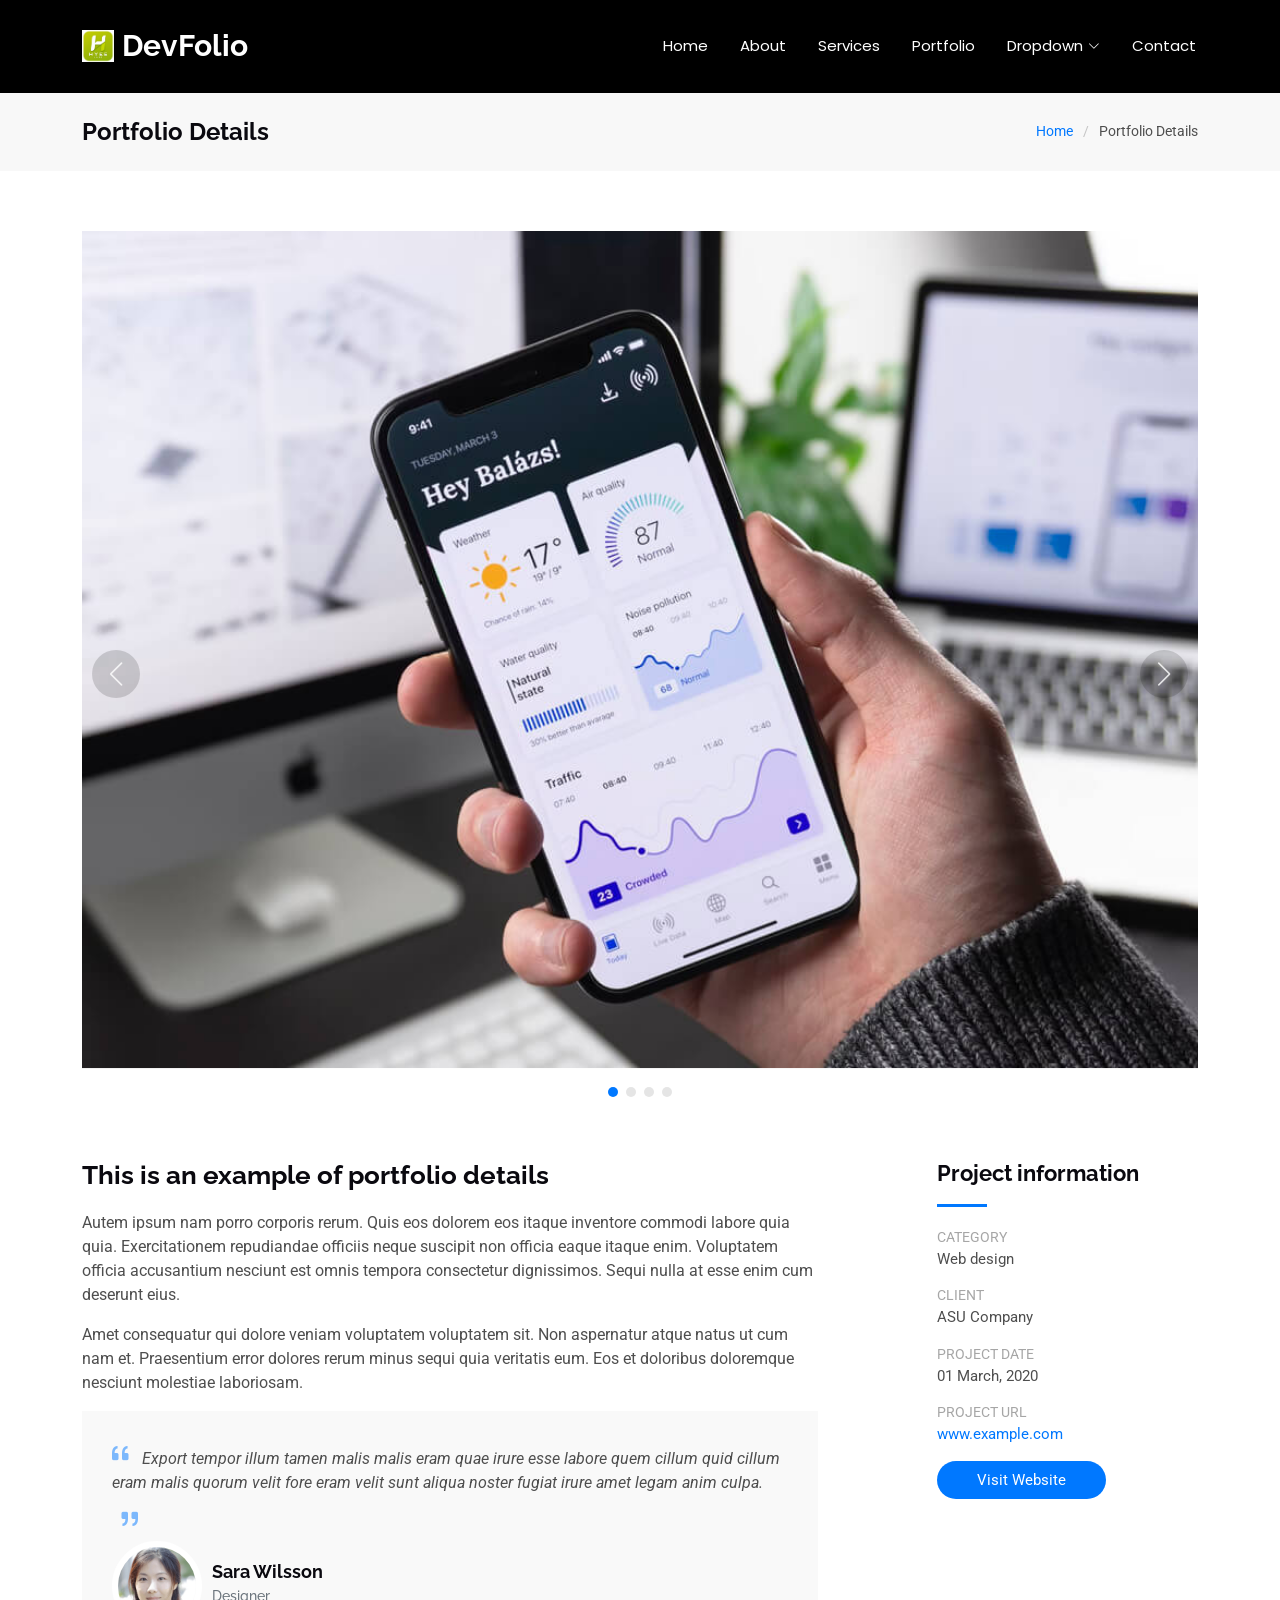
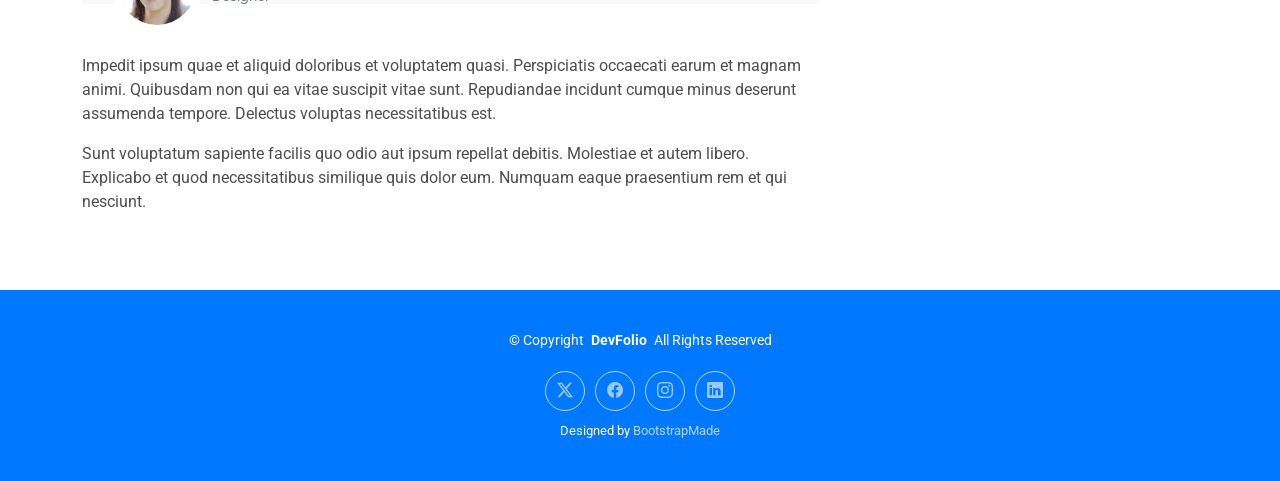
<file: portfolio-details.html>
<!DOCTYPE html>
<html lang="en">

<head>
  <meta charset="utf-8">
  <meta content="width=device-width, initial-scale=1.0" name="viewport">
  <title>Portfolio Details</title>
  <meta name="description" content="">
  <meta name="keywords" content="">

<!-- Favicons -->
<link rel="icon" type="image/png" href="assets/img/iconhyee.png">
<link rel="apple-touch-icon" href="assets/img/iconhyee.png">

  <!-- Fonts -->
  <link href="https://fonts.googleapis.com" rel="preconnect">
  <link href="https://fonts.gstatic.com" rel="preconnect" crossorigin>
  <link href="https://fonts.googleapis.com/css2?family=Roboto:ital,wght@0,100;0,300;0,400;0,500;0,700;0,900;1,100;1,300;1,400;1,500;1,700;1,900&family=Poppins:ital,wght@0,100;0,200;0,300;0,400;0,500;0,600;0,700;0,800;0,900;1,100;1,200;1,300;1,400;1,500;1,600;1,700;1,800;1,900&family=Raleway:ital,wght@0,100;0,200;0,300;0,400;0,500;0,600;0,700;0,800;0,900;1,100;1,200;1,300;1,400;1,500;1,600;1,700;1,800;1,900&display=swap" rel="stylesheet">

  <!-- Vendor CSS Files -->
  <link href="assets/vendor/bootstrap/css/bootstrap.min.css" rel="stylesheet">
  <link href="assets/vendor/bootstrap-icons/bootstrap-icons.css" rel="stylesheet">
  <link href="assets/vendor/aos/aos.css" rel="stylesheet">
  <link href="assets/vendor/glightbox/css/glightbox.min.css" rel="stylesheet">
  <link href="assets/vendor/swiper/swiper-bundle.min.css" rel="stylesheet">

  <!-- Main CSS File -->
  <link href="assets/css/main.css" rel="stylesheet">

  <!-- =======================================================
  * Template Name: DevFolio
  * Template URL: https://bootstrapmade.com/devfolio-bootstrap-portfolio-html-template/
  * Updated: Aug 07 2024 with Bootstrap v5.3.3
  * Author: BootstrapMade.com
  * License: https://bootstrapmade.com/license/
  ======================================================== -->
</head>

<body class="portfolio-details-page">

  <header id="header" class="header d-flex align-items-center sticky-top">
    <div class="container-fluid container-xl position-relative d-flex align-items-center justify-content-between">

      <a href="index.html" class="logo d-flex align-items-center">
        <!-- Uncomment the line below if you also wish to use an image logo -->
        <img src="assets/img/iconhyee.png" alt="DevFolio" class="img-fluid">
        <h1 class="sitename">DevFolio</h1>
      </a>

      <nav id="navmenu" class="navmenu">
        <ul>
          <li><a href="#hero">Home<br></a></li>
          <li><a href="#about">About</a></li>
          <li><a href="#services">Services</a></li>
          <li><a href="#portfolio">Portfolio</a></li>
          <li class="dropdown"><a href="#"><span>Dropdown</span> <i class="bi bi-chevron-down toggle-dropdown"></i></a>
            <ul>
              <li><a href="#">Dropdown 1</a></li>
              <li class="dropdown"><a href="#"><span>Deep Dropdown</span> <i class="bi bi-chevron-down toggle-dropdown"></i></a>
                <ul>
                  <li><a href="#">Deep Dropdown 1</a></li>
                  <li><a href="#">Deep Dropdown 2</a></li>
                  <li><a href="#">Deep Dropdown 3</a></li>
                  <li><a href="#">Deep Dropdown 4</a></li>
                  <li><a href="#">Deep Dropdown 5</a></li>
                </ul>
              </li>
              <li><a href="#">Dropdown 2</a></li>
              <li><a href="#">Dropdown 3</a></li>
              <li><a href="#">Dropdown 4</a></li>
            </ul>
          </li>
          <li><a href="#contact">Contact</a></li>
        </ul>
        <i class="mobile-nav-toggle d-xl-none bi bi-list"></i>
      </nav>

    </div>
  </header>

  <main class="main">

    <!-- Page Title -->
    <div class="page-title" data-aos="fade">
      <div class="container d-lg-flex justify-content-between align-items-center">
        <h1 class="mb-2 mb-lg-0">Portfolio Details</h1>
        <nav class="breadcrumbs">
          <ol>
            <li><a href="index.html">Home</a></li>
            <li class="current">Portfolio Details</li>
          </ol>
        </nav>
      </div>
    </div><!-- End Page Title -->

    <!-- Portfolio Details Section -->
    <section id="portfolio-details" class="portfolio-details section">

      <div class="container" data-aos="fade-up">

        <div class="portfolio-details-slider swiper init-swiper">
          <script type="application/json" class="swiper-config">
            {
              "loop": true,
              "speed": 600,
              "autoplay": {
                "delay": 5000
              },
              "slidesPerView": "auto",
              "navigation": {
                "nextEl": ".swiper-button-next",
                "prevEl": ".swiper-button-prev"
              },
              "pagination": {
                "el": ".swiper-pagination",
                "type": "bullets",
                "clickable": true
              }
            }
          </script>
          <div class="swiper-wrapper align-items-center">

            <div class="swiper-slide">
              <img src="assets/img/portfolio/app-1.jpg" alt="">
            </div>

            <div class="swiper-slide">
              <img src="assets/img/portfolio/product-1.jpg" alt="">
            </div>

            <div class="swiper-slide">
              <img src="assets/img/portfolio/branding-1.jpg" alt="">
            </div>

            <div class="swiper-slide">
              <img src="assets/img/portfolio/books-1.jpg" alt="">
            </div>

          </div>
          <div class="swiper-button-prev"></div>
          <div class="swiper-button-next"></div>
          <div class="swiper-pagination"></div>
        </div>

        <div class="row justify-content-between gy-4 mt-4">

          <div class="col-lg-8" data-aos="fade-up">
            <div class="portfolio-description">
              <h2>This is an example of portfolio details</h2>
              <p>
                Autem ipsum nam porro corporis rerum. Quis eos dolorem eos itaque inventore commodi labore quia quia. Exercitationem repudiandae officiis neque suscipit non officia eaque itaque enim. Voluptatem officia accusantium nesciunt est omnis tempora consectetur dignissimos. Sequi nulla at esse enim cum deserunt eius.
              </p>
              <p>
                Amet consequatur qui dolore veniam voluptatem voluptatem sit. Non aspernatur atque natus ut cum nam et. Praesentium error dolores rerum minus sequi quia veritatis eum. Eos et doloribus doloremque nesciunt molestiae laboriosam.
              </p>

              <div class="testimonial-item">
                <p>
                  <i class="bi bi-quote quote-icon-left"></i>
                  <span>Export tempor illum tamen malis malis eram quae irure esse labore quem cillum quid cillum eram malis quorum velit fore eram velit sunt aliqua noster fugiat irure amet legam anim culpa.</span>
                  <i class="bi bi-quote quote-icon-right"></i>
                </p>
                <div>
                  <img src="assets/img/testimonials/testimonials-2.jpg" class="testimonial-img" alt="">
                  <h3>Sara Wilsson</h3>
                  <h4>Designer</h4>
                </div>
              </div>

              <p>
                Impedit ipsum quae et aliquid doloribus et voluptatem quasi. Perspiciatis occaecati earum et magnam animi. Quibusdam non qui ea vitae suscipit vitae sunt. Repudiandae incidunt cumque minus deserunt assumenda tempore. Delectus voluptas necessitatibus est.
              </p>

              <p>
                Sunt voluptatum sapiente facilis quo odio aut ipsum repellat debitis. Molestiae et autem libero. Explicabo et quod necessitatibus similique quis dolor eum. Numquam eaque praesentium rem et qui nesciunt.
              </p>

            </div>
          </div>

          <div class="col-lg-3" data-aos="fade-up" data-aos-delay="100">
            <div class="portfolio-info">
              <h3>Project information</h3>
              <ul>
                <li><strong>Category</strong> Web design</li>
                <li><strong>Client</strong> ASU Company</li>
                <li><strong>Project date</strong> 01 March, 2020</li>
                <li><strong>Project URL</strong> <a href="#">www.example.com</a></li>
                <li><a href="#" class="btn-visit align-self-start">Visit Website</a></li>
              </ul>
            </div>
          </div>

        </div>

      </div>

    </section><!-- /Portfolio Details Section -->

  </main>

  <footer id="footer" class="footer accent-background">

    <div class="container">
      <div class="copyright text-center ">
        <p>© <span>Copyright</span> <strong class="px-1 sitename">DevFolio</strong> <span>All Rights Reserved</span></p>
      </div>
      <div class="social-links d-flex justify-content-center">
        <a href=""><i class="bi bi-twitter-x"></i></a>
        <a href=""><i class="bi bi-facebook"></i></a>
        <a href=""><i class="bi bi-instagram"></i></a>
        <a href=""><i class="bi bi-linkedin"></i></a>
      </div>
      <div class="credits">
        <!-- All the links in the footer should remain intact. -->
        <!-- You can delete the links only if you've purchased the pro version. -->
        <!-- Licensing information: https://bootstrapmade.com/license/ -->
        <!-- Purchase the pro version with working PHP/AJAX contact form: [buy-url] -->
        Designed by <a href="https://bootstrapmade.com/">BootstrapMade</a>
      </div>
    </div>

  </footer>

  <!-- Scroll Top -->
  <a href="#" id="scroll-top" class="scroll-top d-flex align-items-center justify-content-center"><i class="bi bi-arrow-up-short"></i></a>

  <!-- Preloader -->
  <div id="preloader"></div>

  <!-- Vendor JS Files -->
  <script src="assets/vendor/bootstrap/js/bootstrap.bundle.min.js"></script>
  <script src="assets/vendor/php-email-form/validate.js"></script>
  <script src="assets/vendor/aos/aos.js"></script>
  <script src="assets/vendor/typed.js/typed.umd.js"></script>
  <script src="assets/vendor/waypoints/noframework.waypoints.js"></script>
  <script src="assets/vendor/purecounter/purecounter_vanilla.js"></script>
  <script src="assets/vendor/glightbox/js/glightbox.min.js"></script>
  <script src="assets/vendor/imagesloaded/imagesloaded.pkgd.min.js"></script>
  <script src="assets/vendor/isotope-layout/isotope.pkgd.min.js"></script>
  <script src="assets/vendor/swiper/swiper-bundle.min.js"></script>

  <!-- Main JS File -->
  <script src="assets/js/main.js"></script>

</body>

</html>
</file>
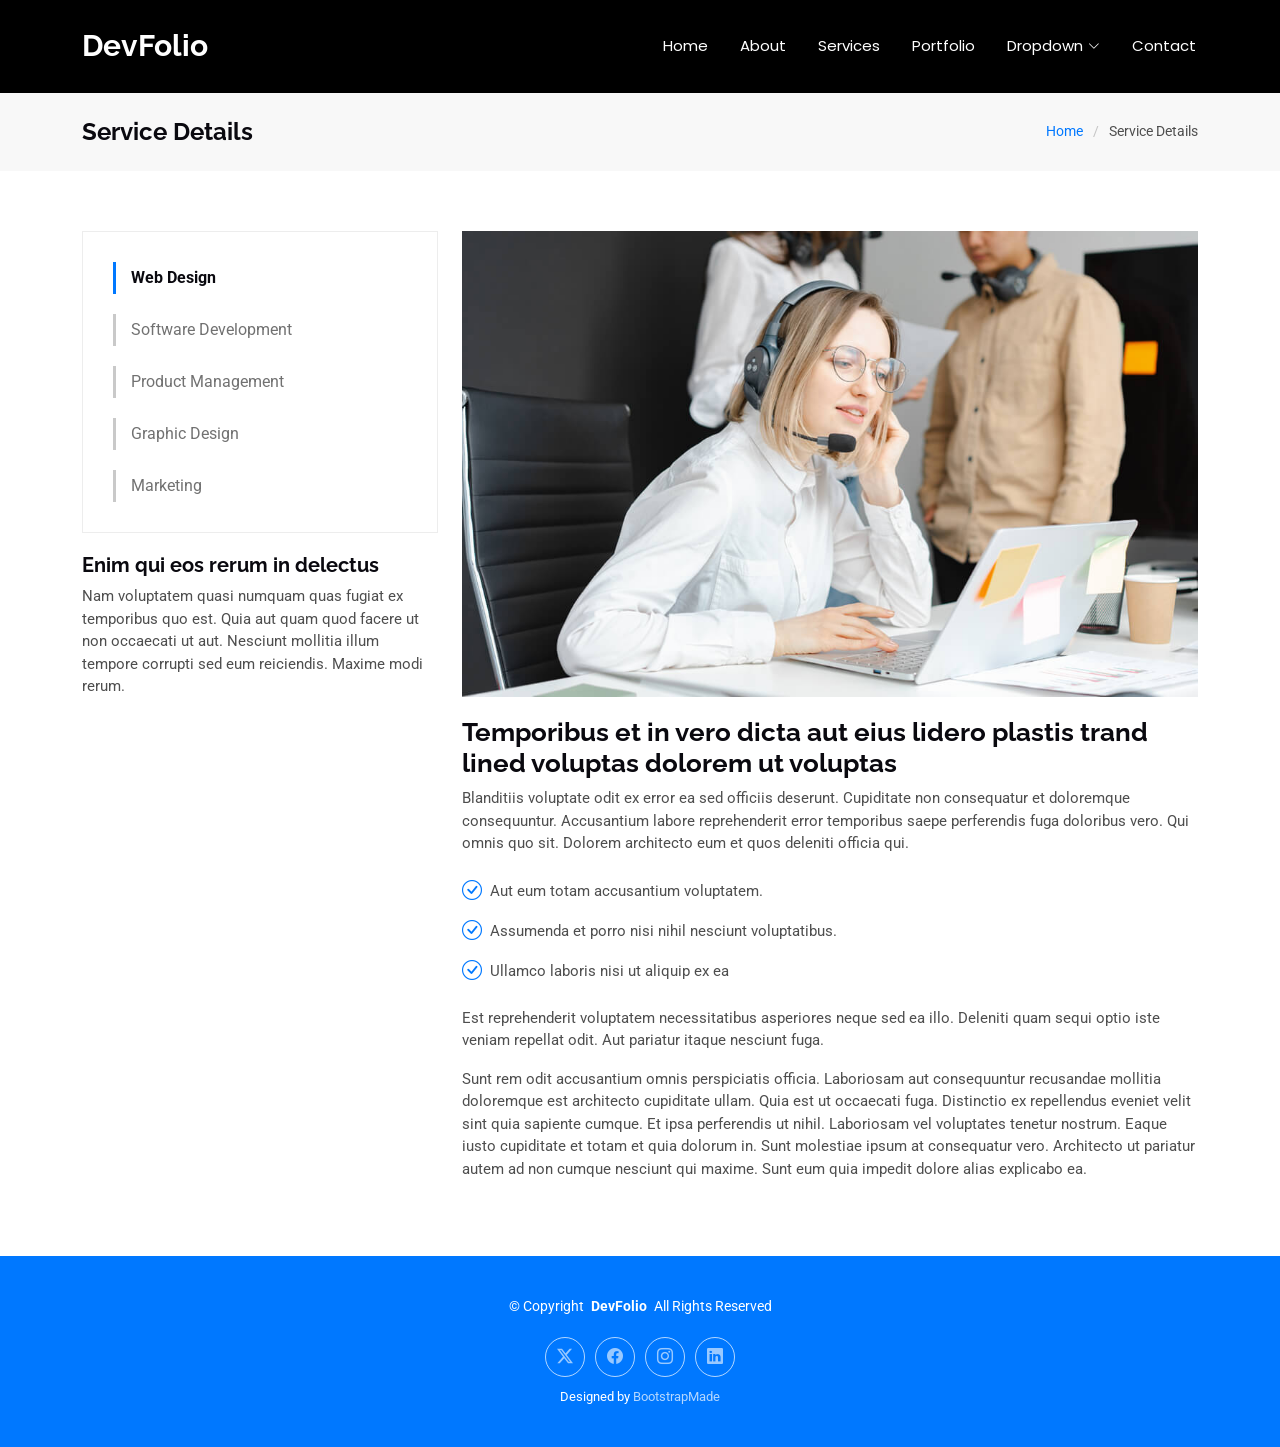
<file: service-details.html>
<!DOCTYPE html>
<html lang="en">

<head>
  <meta charset="utf-8">
  <meta content="width=device-width, initial-scale=1.0" name="viewport">
  <title>Service Details - DevFolio Bootstrap Template</title>
  <meta name="description" content="">
  <meta name="keywords" content="">

  <!-- Favicons -->
  <link href="assets/img/favicon.png" rel="icon">
  <link href="assets/img/apple-touch-icon.png" rel="apple-touch-icon">

  <!-- Fonts -->
  <link href="https://fonts.googleapis.com" rel="preconnect">
  <link href="https://fonts.gstatic.com" rel="preconnect" crossorigin>
  <link href="https://fonts.googleapis.com/css2?family=Roboto:ital,wght@0,100;0,300;0,400;0,500;0,700;0,900;1,100;1,300;1,400;1,500;1,700;1,900&family=Poppins:ital,wght@0,100;0,200;0,300;0,400;0,500;0,600;0,700;0,800;0,900;1,100;1,200;1,300;1,400;1,500;1,600;1,700;1,800;1,900&family=Raleway:ital,wght@0,100;0,200;0,300;0,400;0,500;0,600;0,700;0,800;0,900;1,100;1,200;1,300;1,400;1,500;1,600;1,700;1,800;1,900&display=swap" rel="stylesheet">

  <!-- Vendor CSS Files -->
  <link href="assets/vendor/bootstrap/css/bootstrap.min.css" rel="stylesheet">
  <link href="assets/vendor/bootstrap-icons/bootstrap-icons.css" rel="stylesheet">
  <link href="assets/vendor/aos/aos.css" rel="stylesheet">
  <link href="assets/vendor/glightbox/css/glightbox.min.css" rel="stylesheet">
  <link href="assets/vendor/swiper/swiper-bundle.min.css" rel="stylesheet">

  <!-- Main CSS File -->
  <link href="assets/css/main.css" rel="stylesheet">

  <!-- =======================================================
  * Template Name: DevFolio
  * Template URL: https://bootstrapmade.com/devfolio-bootstrap-portfolio-html-template/
  * Updated: Aug 07 2024 with Bootstrap v5.3.3
  * Author: BootstrapMade.com
  * License: https://bootstrapmade.com/license/
  ======================================================== -->
</head>

<body class="service-details-page">

  <header id="header" class="header d-flex align-items-center sticky-top">
    <div class="container-fluid container-xl position-relative d-flex align-items-center justify-content-between">

      <a href="index.html" class="logo d-flex align-items-center">
        <!-- Uncomment the line below if you also wish to use an image logo -->
        <!-- <img src="assets/img/logo.png" alt=""> -->
        <h1 class="sitename">DevFolio</h1>
      </a>

      <nav id="navmenu" class="navmenu">
        <ul>
          <li><a href="#hero">Home<br></a></li>
          <li><a href="#about">About</a></li>
          <li><a href="#services">Services</a></li>
          <li><a href="#portfolio">Portfolio</a></li>
          <li class="dropdown"><a href="#"><span>Dropdown</span> <i class="bi bi-chevron-down toggle-dropdown"></i></a>
            <ul>
              <li><a href="#">Dropdown 1</a></li>
              <li class="dropdown"><a href="#"><span>Deep Dropdown</span> <i class="bi bi-chevron-down toggle-dropdown"></i></a>
                <ul>
                  <li><a href="#">Deep Dropdown 1</a></li>
                  <li><a href="#">Deep Dropdown 2</a></li>
                  <li><a href="#">Deep Dropdown 3</a></li>
                  <li><a href="#">Deep Dropdown 4</a></li>
                  <li><a href="#">Deep Dropdown 5</a></li>
                </ul>
              </li>
              <li><a href="#">Dropdown 2</a></li>
              <li><a href="#">Dropdown 3</a></li>
              <li><a href="#">Dropdown 4</a></li>
            </ul>
          </li>
          <li><a href="#contact">Contact</a></li>
        </ul>
        <i class="mobile-nav-toggle d-xl-none bi bi-list"></i>
      </nav>

    </div>
  </header>

  <main class="main">

    <!-- Page Title -->
    <div class="page-title" data-aos="fade">
      <div class="container d-lg-flex justify-content-between align-items-center">
        <h1 class="mb-2 mb-lg-0">Service Details</h1>
        <nav class="breadcrumbs">
          <ol>
            <li><a href="index.html">Home</a></li>
            <li class="current">Service Details</li>
          </ol>
        </nav>
      </div>
    </div><!-- End Page Title -->

    <!-- Service Details Section -->
    <section id="service-details" class="service-details section">

      <div class="container">

        <div class="row gy-4">

          <div class="col-lg-4" data-aos="fade-up" data-aos-delay="100">
            <div class="services-list">
              <a href="#" class="active">Web Design</a>
              <a href="#">Software Development</a>
              <a href="#">Product Management</a>
              <a href="#">Graphic Design</a>
              <a href="#">Marketing</a>
            </div>

            <h4>Enim qui eos rerum in delectus</h4>
            <p>Nam voluptatem quasi numquam quas fugiat ex temporibus quo est. Quia aut quam quod facere ut non occaecati ut aut. Nesciunt mollitia illum tempore corrupti sed eum reiciendis. Maxime modi rerum.</p>
          </div>

          <div class="col-lg-8" data-aos="fade-up" data-aos-delay="200">
            <img src="assets/img/services.jpg" alt="" class="img-fluid services-img">
            <h3>Temporibus et in vero dicta aut eius lidero plastis trand lined voluptas dolorem ut voluptas</h3>
            <p>
              Blanditiis voluptate odit ex error ea sed officiis deserunt. Cupiditate non consequatur et doloremque consequuntur. Accusantium labore reprehenderit error temporibus saepe perferendis fuga doloribus vero. Qui omnis quo sit. Dolorem architecto eum et quos deleniti officia qui.
            </p>
            <ul>
              <li><i class="bi bi-check-circle"></i> <span>Aut eum totam accusantium voluptatem.</span></li>
              <li><i class="bi bi-check-circle"></i> <span>Assumenda et porro nisi nihil nesciunt voluptatibus.</span></li>
              <li><i class="bi bi-check-circle"></i> <span>Ullamco laboris nisi ut aliquip ex ea</span></li>
            </ul>
            <p>
              Est reprehenderit voluptatem necessitatibus asperiores neque sed ea illo. Deleniti quam sequi optio iste veniam repellat odit. Aut pariatur itaque nesciunt fuga.
            </p>
            <p>
              Sunt rem odit accusantium omnis perspiciatis officia. Laboriosam aut consequuntur recusandae mollitia doloremque est architecto cupiditate ullam. Quia est ut occaecati fuga. Distinctio ex repellendus eveniet velit sint quia sapiente cumque. Et ipsa perferendis ut nihil. Laboriosam vel voluptates tenetur nostrum. Eaque iusto cupiditate et totam et quia dolorum in. Sunt molestiae ipsum at consequatur vero. Architecto ut pariatur autem ad non cumque nesciunt qui maxime. Sunt eum quia impedit dolore alias explicabo ea.
            </p>
          </div>

        </div>

      </div>

    </section><!-- /Service Details Section -->

  </main>

  <footer id="footer" class="footer accent-background">

    <div class="container">
      <div class="copyright text-center ">
        <p>© <span>Copyright</span> <strong class="px-1 sitename">DevFolio</strong> <span>All Rights Reserved</span></p>
      </div>
      <div class="social-links d-flex justify-content-center">
        <a href=""><i class="bi bi-twitter-x"></i></a>
        <a href=""><i class="bi bi-facebook"></i></a>
        <a href=""><i class="bi bi-instagram"></i></a>
        <a href=""><i class="bi bi-linkedin"></i></a>
      </div>
      <div class="credits">
        <!-- All the links in the footer should remain intact. -->
        <!-- You can delete the links only if you've purchased the pro version. -->
        <!-- Licensing information: https://bootstrapmade.com/license/ -->
        <!-- Purchase the pro version with working PHP/AJAX contact form: [buy-url] -->
        Designed by <a href="https://bootstrapmade.com/">BootstrapMade</a>
      </div>
    </div>

  </footer>

  <!-- Scroll Top -->
  <a href="#" id="scroll-top" class="scroll-top d-flex align-items-center justify-content-center"><i class="bi bi-arrow-up-short"></i></a>

  <!-- Preloader -->
  <div id="preloader"></div>

  <!-- Vendor JS Files -->
  <script src="assets/vendor/bootstrap/js/bootstrap.bundle.min.js"></script>
  <script src="assets/vendor/php-email-form/validate.js"></script>
  <script src="assets/vendor/aos/aos.js"></script>
  <script src="assets/vendor/typed.js/typed.umd.js"></script>
  <script src="assets/vendor/waypoints/noframework.waypoints.js"></script>
  <script src="assets/vendor/purecounter/purecounter_vanilla.js"></script>
  <script src="assets/vendor/glightbox/js/glightbox.min.js"></script>
  <script src="assets/vendor/imagesloaded/imagesloaded.pkgd.min.js"></script>
  <script src="assets/vendor/isotope-layout/isotope.pkgd.min.js"></script>
  <script src="assets/vendor/swiper/swiper-bundle.min.js"></script>

  <!-- Main JS File -->
  <script src="assets/js/main.js"></script>

</body>

</html>
</file>
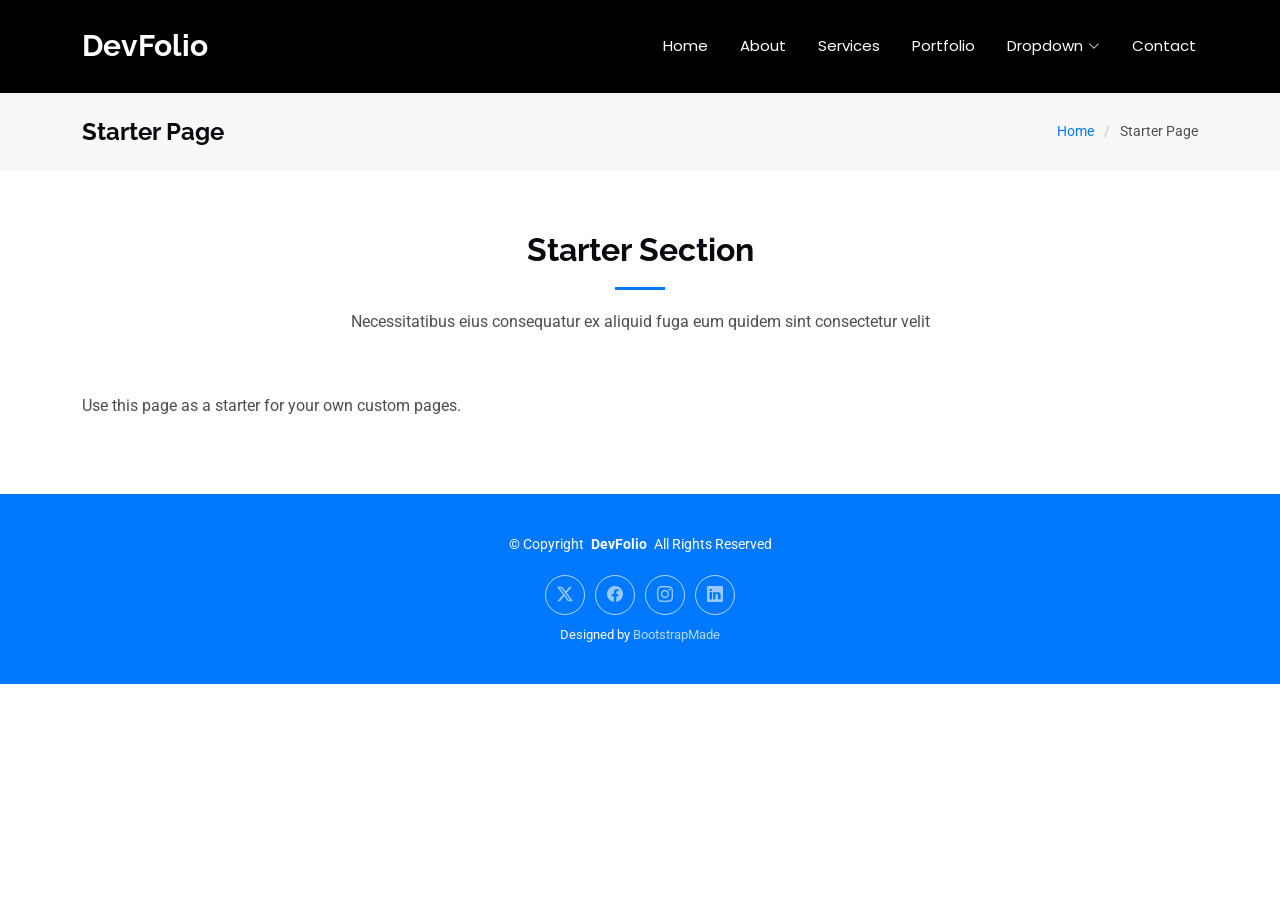
<file: starter-page.html>
<!DOCTYPE html>
<html lang="en">

<head>
  <meta charset="utf-8">
  <meta content="width=device-width, initial-scale=1.0" name="viewport">
  <title>Starter Page - DevFolio Bootstrap Template</title>
  <meta name="description" content="">
  <meta name="keywords" content="">

  <!-- Favicons -->
  <link href="assets/img/favicon.png" rel="icon">
  <link href="assets/img/apple-touch-icon.png" rel="apple-touch-icon">

  <!-- Fonts -->
  <link href="https://fonts.googleapis.com" rel="preconnect">
  <link href="https://fonts.gstatic.com" rel="preconnect" crossorigin>
  <link href="https://fonts.googleapis.com/css2?family=Roboto:ital,wght@0,100;0,300;0,400;0,500;0,700;0,900;1,100;1,300;1,400;1,500;1,700;1,900&family=Poppins:ital,wght@0,100;0,200;0,300;0,400;0,500;0,600;0,700;0,800;0,900;1,100;1,200;1,300;1,400;1,500;1,600;1,700;1,800;1,900&family=Raleway:ital,wght@0,100;0,200;0,300;0,400;0,500;0,600;0,700;0,800;0,900;1,100;1,200;1,300;1,400;1,500;1,600;1,700;1,800;1,900&display=swap" rel="stylesheet">

  <!-- Vendor CSS Files -->
  <link href="assets/vendor/bootstrap/css/bootstrap.min.css" rel="stylesheet">
  <link href="assets/vendor/bootstrap-icons/bootstrap-icons.css" rel="stylesheet">
  <link href="assets/vendor/aos/aos.css" rel="stylesheet">
  <link href="assets/vendor/glightbox/css/glightbox.min.css" rel="stylesheet">
  <link href="assets/vendor/swiper/swiper-bundle.min.css" rel="stylesheet">

  <!-- Main CSS File -->
  <link href="assets/css/main.css" rel="stylesheet">

  <!-- =======================================================
  * Template Name: DevFolio
  * Template URL: https://bootstrapmade.com/devfolio-bootstrap-portfolio-html-template/
  * Updated: Aug 07 2024 with Bootstrap v5.3.3
  * Author: BootstrapMade.com
  * License: https://bootstrapmade.com/license/
  ======================================================== -->
</head>

<body class="starter-page-page">

  <header id="header" class="header d-flex align-items-center sticky-top">
    <div class="container-fluid container-xl position-relative d-flex align-items-center justify-content-between">

      <a href="index.html" class="logo d-flex align-items-center">
        <!-- Uncomment the line below if you also wish to use an image logo -->
        <!-- <img src="assets/img/logo.png" alt=""> -->
        <h1 class="sitename">DevFolio</h1>
      </a>

      <nav id="navmenu" class="navmenu">
        <ul>
          <li><a href="#hero">Home<br></a></li>
          <li><a href="#about">About</a></li>
          <li><a href="#services">Services</a></li>
          <li><a href="#portfolio">Portfolio</a></li>
          <li class="dropdown"><a href="#"><span>Dropdown</span> <i class="bi bi-chevron-down toggle-dropdown"></i></a>
            <ul>
              <li><a href="#">Dropdown 1</a></li>
              <li class="dropdown"><a href="#"><span>Deep Dropdown</span> <i class="bi bi-chevron-down toggle-dropdown"></i></a>
                <ul>
                  <li><a href="#">Deep Dropdown 1</a></li>
                  <li><a href="#">Deep Dropdown 2</a></li>
                  <li><a href="#">Deep Dropdown 3</a></li>
                  <li><a href="#">Deep Dropdown 4</a></li>
                  <li><a href="#">Deep Dropdown 5</a></li>
                </ul>
              </li>
              <li><a href="#">Dropdown 2</a></li>
              <li><a href="#">Dropdown 3</a></li>
              <li><a href="#">Dropdown 4</a></li>
            </ul>
          </li>
          <li><a href="#contact">Contact</a></li>
        </ul>
        <i class="mobile-nav-toggle d-xl-none bi bi-list"></i>
      </nav>

    </div>
  </header>

  <main class="main">

    <!-- Page Title -->
    <div class="page-title" data-aos="fade">
      <div class="container d-lg-flex justify-content-between align-items-center">
        <h1 class="mb-2 mb-lg-0">Starter Page</h1>
        <nav class="breadcrumbs">
          <ol>
            <li><a href="index.html">Home</a></li>
            <li class="current">Starter Page</li>
          </ol>
        </nav>
      </div>
    </div><!-- End Page Title -->

    <!-- Starter Section Section -->
    <section id="starter-section" class="starter-section section">

      <!-- Section Title -->
      <div class="container section-title" data-aos="fade-up">
        <h2>Starter Section</h2>
        <p>Necessitatibus eius consequatur ex aliquid fuga eum quidem sint consectetur velit</p>
      </div><!-- End Section Title -->

      <div class="container" data-aos="fade-up">
        <p>Use this page as a starter for your own custom pages.</p>
      </div>

    </section><!-- /Starter Section Section -->

  </main>

  <footer id="footer" class="footer accent-background">

    <div class="container">
      <div class="copyright text-center ">
        <p>© <span>Copyright</span> <strong class="px-1 sitename">DevFolio</strong> <span>All Rights Reserved</span></p>
      </div>
      <div class="social-links d-flex justify-content-center">
        <a href=""><i class="bi bi-twitter-x"></i></a>
        <a href=""><i class="bi bi-facebook"></i></a>
        <a href=""><i class="bi bi-instagram"></i></a>
        <a href=""><i class="bi bi-linkedin"></i></a>
      </div>
      <div class="credits">
        <!-- All the links in the footer should remain intact. -->
        <!-- You can delete the links only if you've purchased the pro version. -->
        <!-- Licensing information: https://bootstrapmade.com/license/ -->
        <!-- Purchase the pro version with working PHP/AJAX contact form: [buy-url] -->
        Designed by <a href="https://bootstrapmade.com/">BootstrapMade</a>
      </div>
    </div>

  </footer>

  <!-- Scroll Top -->
  <a href="#" id="scroll-top" class="scroll-top d-flex align-items-center justify-content-center"><i class="bi bi-arrow-up-short"></i></a>

  <!-- Preloader -->
  <div id="preloader"></div>

  <!-- Vendor JS Files -->
  <script src="assets/vendor/bootstrap/js/bootstrap.bundle.min.js"></script>
  <script src="assets/vendor/php-email-form/validate.js"></script>
  <script src="assets/vendor/aos/aos.js"></script>
  <script src="assets/vendor/typed.js/typed.umd.js"></script>
  <script src="assets/vendor/waypoints/noframework.waypoints.js"></script>
  <script src="assets/vendor/purecounter/purecounter_vanilla.js"></script>
  <script src="assets/vendor/glightbox/js/glightbox.min.js"></script>
  <script src="assets/vendor/imagesloaded/imagesloaded.pkgd.min.js"></script>
  <script src="assets/vendor/isotope-layout/isotope.pkgd.min.js"></script>
  <script src="assets/vendor/swiper/swiper-bundle.min.js"></script>

  <!-- Main JS File -->
  <script src="assets/js/main.js"></script>

</body>

</html>
</file>
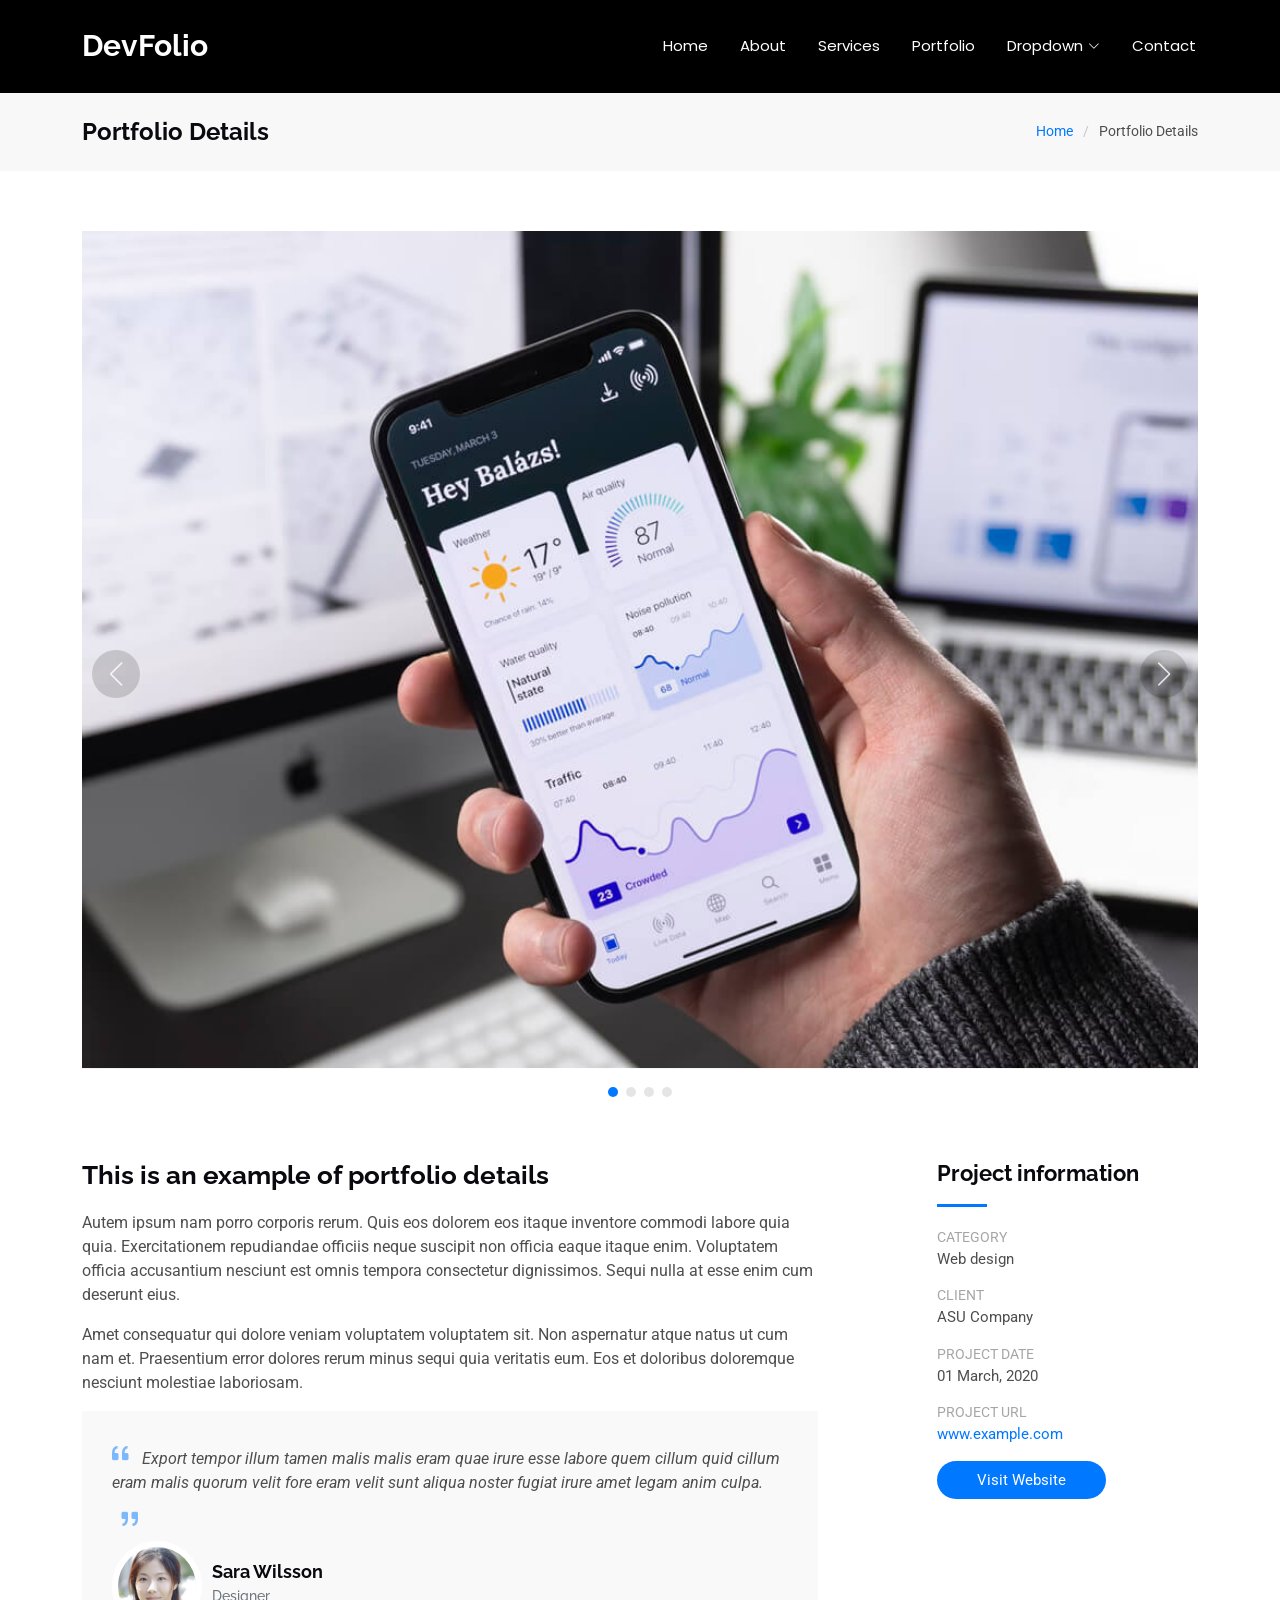
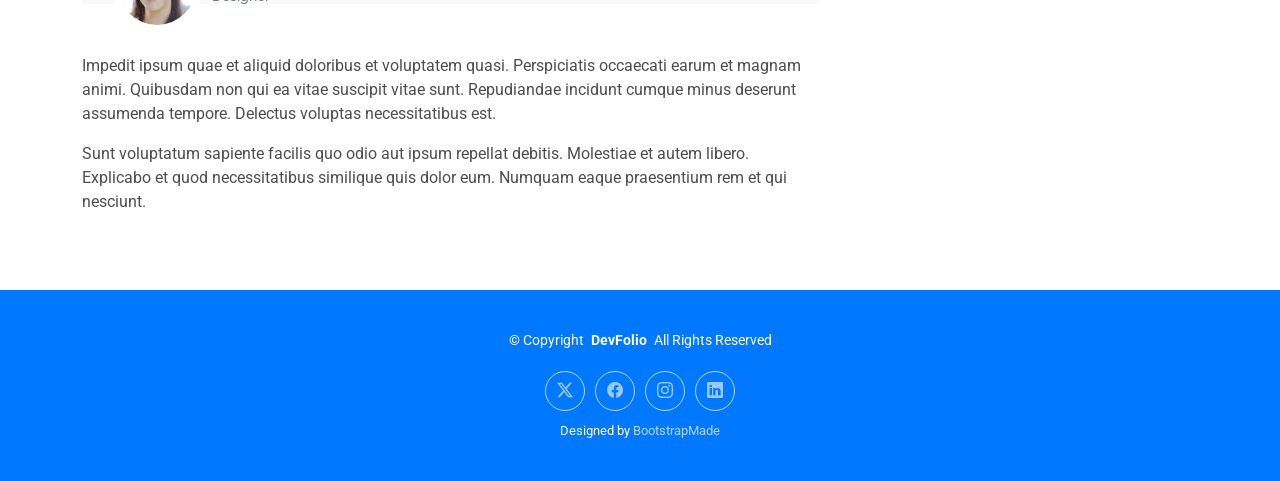
<file: DevFolio/portfolio-details.html>
<!DOCTYPE html>
<html lang="en">

<head>
  <meta charset="utf-8">
  <meta content="width=device-width, initial-scale=1.0" name="viewport">
  <title>Portfolio Details - DevFolio Bootstrap Template</title>
  <meta name="description" content="">
  <meta name="keywords" content="">

  <!-- Favicons -->
  <link href="assets/img/favicon.png" rel="icon">
  <link href="assets/img/apple-touch-icon.png" rel="apple-touch-icon">

  <!-- Fonts -->
  <link href="https://fonts.googleapis.com" rel="preconnect">
  <link href="https://fonts.gstatic.com" rel="preconnect" crossorigin>
  <link href="https://fonts.googleapis.com/css2?family=Roboto:ital,wght@0,100;0,300;0,400;0,500;0,700;0,900;1,100;1,300;1,400;1,500;1,700;1,900&family=Poppins:ital,wght@0,100;0,200;0,300;0,400;0,500;0,600;0,700;0,800;0,900;1,100;1,200;1,300;1,400;1,500;1,600;1,700;1,800;1,900&family=Raleway:ital,wght@0,100;0,200;0,300;0,400;0,500;0,600;0,700;0,800;0,900;1,100;1,200;1,300;1,400;1,500;1,600;1,700;1,800;1,900&display=swap" rel="stylesheet">

  <!-- Vendor CSS Files -->
  <link href="assets/vendor/bootstrap/css/bootstrap.min.css" rel="stylesheet">
  <link href="assets/vendor/bootstrap-icons/bootstrap-icons.css" rel="stylesheet">
  <link href="assets/vendor/aos/aos.css" rel="stylesheet">
  <link href="assets/vendor/glightbox/css/glightbox.min.css" rel="stylesheet">
  <link href="assets/vendor/swiper/swiper-bundle.min.css" rel="stylesheet">

  <!-- Main CSS File -->
  <link href="assets/css/main.css" rel="stylesheet">

  <!-- =======================================================
  * Template Name: DevFolio
  * Template URL: https://bootstrapmade.com/devfolio-bootstrap-portfolio-html-template/
  * Updated: Aug 07 2024 with Bootstrap v5.3.3
  * Author: BootstrapMade.com
  * License: https://bootstrapmade.com/license/
  ======================================================== -->
</head>

<body class="portfolio-details-page">

  <header id="header" class="header d-flex align-items-center sticky-top">
    <div class="container-fluid container-xl position-relative d-flex align-items-center justify-content-between">

      <a href="index.html" class="logo d-flex align-items-center">
        <!-- Uncomment the line below if you also wish to use an image logo -->
        <!-- <img src="assets/img/logo.png" alt=""> -->
        <h1 class="sitename">DevFolio</h1>
      </a>

      <nav id="navmenu" class="navmenu">
        <ul>
          <li><a href="#hero">Home<br></a></li>
          <li><a href="#about">About</a></li>
          <li><a href="#services">Services</a></li>
          <li><a href="#portfolio">Portfolio</a></li>
          <li class="dropdown"><a href="#"><span>Dropdown</span> <i class="bi bi-chevron-down toggle-dropdown"></i></a>
            <ul>
              <li><a href="#">Dropdown 1</a></li>
              <li class="dropdown"><a href="#"><span>Deep Dropdown</span> <i class="bi bi-chevron-down toggle-dropdown"></i></a>
                <ul>
                  <li><a href="#">Deep Dropdown 1</a></li>
                  <li><a href="#">Deep Dropdown 2</a></li>
                  <li><a href="#">Deep Dropdown 3</a></li>
                  <li><a href="#">Deep Dropdown 4</a></li>
                  <li><a href="#">Deep Dropdown 5</a></li>
                </ul>
              </li>
              <li><a href="#">Dropdown 2</a></li>
              <li><a href="#">Dropdown 3</a></li>
              <li><a href="#">Dropdown 4</a></li>
            </ul>
          </li>
          <li><a href="#contact">Contact</a></li>
        </ul>
        <i class="mobile-nav-toggle d-xl-none bi bi-list"></i>
      </nav>

    </div>
  </header>

  <main class="main">

    <!-- Page Title -->
    <div class="page-title" data-aos="fade">
      <div class="container d-lg-flex justify-content-between align-items-center">
        <h1 class="mb-2 mb-lg-0">Portfolio Details</h1>
        <nav class="breadcrumbs">
          <ol>
            <li><a href="index.html">Home</a></li>
            <li class="current">Portfolio Details</li>
          </ol>
        </nav>
      </div>
    </div><!-- End Page Title -->

    <!-- Portfolio Details Section -->
    <section id="portfolio-details" class="portfolio-details section">

      <div class="container" data-aos="fade-up">

        <div class="portfolio-details-slider swiper init-swiper">
          <script type="application/json" class="swiper-config">
            {
              "loop": true,
              "speed": 600,
              "autoplay": {
                "delay": 5000
              },
              "slidesPerView": "auto",
              "navigation": {
                "nextEl": ".swiper-button-next",
                "prevEl": ".swiper-button-prev"
              },
              "pagination": {
                "el": ".swiper-pagination",
                "type": "bullets",
                "clickable": true
              }
            }
          </script>
          <div class="swiper-wrapper align-items-center">

            <div class="swiper-slide">
              <img src="assets/img/portfolio/app-1.jpg" alt="">
            </div>

            <div class="swiper-slide">
              <img src="assets/img/portfolio/product-1.jpg" alt="">
            </div>

            <div class="swiper-slide">
              <img src="assets/img/portfolio/branding-1.jpg" alt="">
            </div>

            <div class="swiper-slide">
              <img src="assets/img/portfolio/books-1.jpg" alt="">
            </div>

          </div>
          <div class="swiper-button-prev"></div>
          <div class="swiper-button-next"></div>
          <div class="swiper-pagination"></div>
        </div>

        <div class="row justify-content-between gy-4 mt-4">

          <div class="col-lg-8" data-aos="fade-up">
            <div class="portfolio-description">
              <h2>This is an example of portfolio details</h2>
              <p>
                Autem ipsum nam porro corporis rerum. Quis eos dolorem eos itaque inventore commodi labore quia quia. Exercitationem repudiandae officiis neque suscipit non officia eaque itaque enim. Voluptatem officia accusantium nesciunt est omnis tempora consectetur dignissimos. Sequi nulla at esse enim cum deserunt eius.
              </p>
              <p>
                Amet consequatur qui dolore veniam voluptatem voluptatem sit. Non aspernatur atque natus ut cum nam et. Praesentium error dolores rerum minus sequi quia veritatis eum. Eos et doloribus doloremque nesciunt molestiae laboriosam.
              </p>

              <div class="testimonial-item">
                <p>
                  <i class="bi bi-quote quote-icon-left"></i>
                  <span>Export tempor illum tamen malis malis eram quae irure esse labore quem cillum quid cillum eram malis quorum velit fore eram velit sunt aliqua noster fugiat irure amet legam anim culpa.</span>
                  <i class="bi bi-quote quote-icon-right"></i>
                </p>
                <div>
                  <img src="assets/img/testimonials/testimonials-2.jpg" class="testimonial-img" alt="">
                  <h3>Sara Wilsson</h3>
                  <h4>Designer</h4>
                </div>
              </div>

              <p>
                Impedit ipsum quae et aliquid doloribus et voluptatem quasi. Perspiciatis occaecati earum et magnam animi. Quibusdam non qui ea vitae suscipit vitae sunt. Repudiandae incidunt cumque minus deserunt assumenda tempore. Delectus voluptas necessitatibus est.
              </p>

              <p>
                Sunt voluptatum sapiente facilis quo odio aut ipsum repellat debitis. Molestiae et autem libero. Explicabo et quod necessitatibus similique quis dolor eum. Numquam eaque praesentium rem et qui nesciunt.
              </p>

            </div>
          </div>

          <div class="col-lg-3" data-aos="fade-up" data-aos-delay="100">
            <div class="portfolio-info">
              <h3>Project information</h3>
              <ul>
                <li><strong>Category</strong> Web design</li>
                <li><strong>Client</strong> ASU Company</li>
                <li><strong>Project date</strong> 01 March, 2020</li>
                <li><strong>Project URL</strong> <a href="#">www.example.com</a></li>
                <li><a href="#" class="btn-visit align-self-start">Visit Website</a></li>
              </ul>
            </div>
          </div>

        </div>

      </div>

    </section><!-- /Portfolio Details Section -->

  </main>

  <footer id="footer" class="footer accent-background">

    <div class="container">
      <div class="copyright text-center ">
        <p>© <span>Copyright</span> <strong class="px-1 sitename">DevFolio</strong> <span>All Rights Reserved</span></p>
      </div>
      <div class="social-links d-flex justify-content-center">
        <a href=""><i class="bi bi-twitter-x"></i></a>
        <a href=""><i class="bi bi-facebook"></i></a>
        <a href=""><i class="bi bi-instagram"></i></a>
        <a href=""><i class="bi bi-linkedin"></i></a>
      </div>
      <div class="credits">
        <!-- All the links in the footer should remain intact. -->
        <!-- You can delete the links only if you've purchased the pro version. -->
        <!-- Licensing information: https://bootstrapmade.com/license/ -->
        <!-- Purchase the pro version with working PHP/AJAX contact form: [buy-url] -->
        Designed by <a href="https://bootstrapmade.com/">BootstrapMade</a>
      </div>
    </div>

  </footer>

  <!-- Scroll Top -->
  <a href="#" id="scroll-top" class="scroll-top d-flex align-items-center justify-content-center"><i class="bi bi-arrow-up-short"></i></a>

  <!-- Preloader -->
  <div id="preloader"></div>

  <!-- Vendor JS Files -->
  <script src="assets/vendor/bootstrap/js/bootstrap.bundle.min.js"></script>
  <script src="assets/vendor/php-email-form/validate.js"></script>
  <script src="assets/vendor/aos/aos.js"></script>
  <script src="assets/vendor/typed.js/typed.umd.js"></script>
  <script src="assets/vendor/waypoints/noframework.waypoints.js"></script>
  <script src="assets/vendor/purecounter/purecounter_vanilla.js"></script>
  <script src="assets/vendor/glightbox/js/glightbox.min.js"></script>
  <script src="assets/vendor/imagesloaded/imagesloaded.pkgd.min.js"></script>
  <script src="assets/vendor/isotope-layout/isotope.pkgd.min.js"></script>
  <script src="assets/vendor/swiper/swiper-bundle.min.js"></script>

  <!-- Main JS File -->
  <script src="assets/js/main.js"></script>

</body>

</html>
</file>
<file: assets/css/main.css>
/**
* Template Name: DevFolio
* Template URL: https://bootstrapmade.com/devfolio-bootstrap-portfolio-html-template/
* Updated: Aug 07 2024 with Bootstrap v5.3.3
* Author: BootstrapMade.com
* License: https://bootstrapmade.com/license/
*/

/*--------------------------------------------------------------
# Font & Color Variables
# Help: https://bootstrapmade.com/color-system/
--------------------------------------------------------------*/
/* Fonts */
:root {
  --default-font: "Roboto",  system-ui, -apple-system, "Segoe UI", Roboto, "Helvetica Neue", Arial, "Noto Sans", "Liberation Sans", sans-serif, "Apple Color Emoji", "Segoe UI Emoji", "Segoe UI Symbol", "Noto Color Emoji";
  --heading-font: "Raleway",  sans-serif;
  --nav-font: "Poppins",  sans-serif;
}

/* Global Colors - The following color variables are used throughout the website. Updating them here will change the color scheme of the entire website */
:root { 
  --background-color: #ffffff; /* Background color for the entire website, including individual sections */
  --default-color: #4e4e4e; /* Default color used for the majority of the text content across the entire website */
  --heading-color: #0a090f; /* Color for headings, subheadings and title throughout the website */
  --accent-color: #0078ff; /* Accent color that represents your brand on the website. It's used for buttons, links, and other elements that need to stand out */
  --surface-color: #ffffff; /* The surface color is used as a background of boxed elements within sections, such as cards, icon boxes, or other elements that require a visual separation from the global background. */
  --contrast-color: #ffffff; /* Contrast color for text, ensuring readability against backgrounds of accent, heading, or default colors. */
}

/* Nav Menu Colors - The following color variables are used specifically for the navigation menu. They are separate from the global colors to allow for more customization options */
:root {
  --nav-color: #ffffff;  /* The default color of the main navmenu links */
  --nav-hover-color: #ffffff; /* Applied to main navmenu links when they are hovered over or active */
  --nav-mobile-background-color: #ffffff; /* Used as the background color for mobile navigation menu */
  --nav-dropdown-background-color: #ffffff; /* Used as the background color for dropdown items that appear when hovering over primary navigation items */
  --nav-dropdown-color: #212529; /* Used for navigation links of the dropdown items in the navigation menu. */
  --nav-dropdown-hover-color: #0078ff; /* Similar to --nav-hover-color, this color is applied to dropdown navigation links when they are hovered over. */
}

/* Color Presets - These classes override global colors when applied to any section or element, providing reuse of the sam color scheme. */

.light-background {
  --background-color: #f9f9f9;
  --surface-color: #ffffff;
}

.dark-background {
  --background-color: #060606;
  --default-color: #ffffff;
  --heading-color: #ffffff;
  --surface-color: #252525;
  --contrast-color: #ffffff;
}

.accent-background {
  --background-color: #0078ff;
  --default-color: #ffffff;
  --heading-color: #ffffff;
  --accent-color: #ffffff;
  --surface-color: #3393ff;
  --contrast-color: #ffffff;
}

/* Smooth scroll */
:root {
  scroll-behavior: smooth;
}

/*--------------------------------------------------------------
# General Styling & Shared Classes
--------------------------------------------------------------*/
body {
  color: var(--default-color);
  background-color: var(--background-color);
  font-family: var(--default-font);
}

a {
  color: var(--accent-color);
  text-decoration: none;
  transition: 0.3s;
}

a:hover {
  color: color-mix(in srgb, var(--accent-color), transparent 25%);
  text-decoration: none;
}

h1,
h2,
h3,
h4,
h5,
h6 {
  color: var(--heading-color);
  font-family: var(--heading-font);
}

/* PHP Email Form Messages
------------------------------*/
.php-email-form .error-message {
  display: none;
  background: #df1529;
  color: #ffffff;
  text-align: left;
  padding: 15px;
  margin-bottom: 24px;
  font-weight: 600;
}

.php-email-form .sent-message {
  display: none;
  color: #ffffff;
  background: #059652;
  text-align: center;
  padding: 15px;
  margin-bottom: 24px;
  font-weight: 600;
}

.php-email-form .loading {
  display: none;
  background: var(--surface-color);
  text-align: center;
  padding: 15px;
  margin-bottom: 24px;
}

.php-email-form .loading:before {
  content: "";
  display: inline-block;
  border-radius: 50%;
  width: 24px;
  height: 24px;
  margin: 0 10px -6px 0;
  border: 3px solid var(--accent-color);
  border-top-color: var(--surface-color);
  animation: php-email-form-loading 1s linear infinite;
}

@keyframes php-email-form-loading {
  0% {
    transform: rotate(0deg);
  }

  100% {
    transform: rotate(360deg);
  }
}

/*--------------------------------------------------------------
# Global Header
--------------------------------------------------------------*/
.header {
  --background-color: #000000;
  --default-color: #ffffff;
  --heading-color: #ffffff;
  color: var(--default-color);
  background-color: var(--background-color);
  padding: 20px 0;
  transition: all 0.5s;
  z-index: 997;
}

.header .logo {
  line-height: 1;
}

.header .logo img {
  max-height: 32px;
  margin-right: 8px;
}

.header .logo h1 {
  font-size: 30px;
  margin: 0;
  font-weight: 700;
  color: var(--heading-color);
}

.scrolled .header {
  box-shadow: 0px 0 18px rgba(0, 0, 0, 0.1);
}

/*--------------------------------------------------------------
# Navigation Menu
--------------------------------------------------------------*/
/* Desktop Navigation */
@media (min-width: 1200px) {
  .navmenu {
    padding: 0;
  }

  .navmenu ul {
    margin: 0;
    padding: 0;
    display: flex;
    list-style: none;
    align-items: center;
  }

  .navmenu li {
    position: relative;
  }

  .navmenu>ul>li {
    white-space: nowrap;
    padding: 15px 14px;
  }

  .navmenu>ul>li:last-child {
    padding-right: 0;
  }

  .navmenu a,
  .navmenu a:focus {
    color: var(--nav-color);
    font-size: 15px;
    padding: 0 2px;
    font-family: var(--nav-font);
    font-weight: 400;
    display: flex;
    align-items: center;
    justify-content: space-between;
    white-space: nowrap;
    transition: 0.3s;
    position: relative;
  }

  .navmenu a i,
  .navmenu a:focus i {
    font-size: 12px;
    line-height: 0;
    margin-left: 5px;
    transition: 0.3s;
  }

  .navmenu>ul>li>a:before {
    content: "";
    position: absolute;
    width: 100%;
    height: 2px;
    bottom: -6px;
    left: 0;
    background-color: var(--nav-hover-color);
    visibility: hidden;
    width: 0px;
    transition: all 0.3s ease-in-out 0s;
  }

  .navmenu a:hover:before,
  .navmenu li:hover>a:before,
  .navmenu .active:before {
    visibility: visible;
    width: 100%;
  }

  .navmenu li:hover>a,
  .navmenu .active,
  .navmenu .active:focus {
    color: var(--nav-hover-color);
  }

  .navmenu .dropdown ul {
    margin: 0;
    padding: 10px 0;
    background: var(--nav-dropdown-background-color);
    display: block;
    position: absolute;
    visibility: hidden;
    left: 14px;
    top: 130%;
    opacity: 0;
    transition: 0.3s;
    border-radius: 4px;
    z-index: 99;
    box-shadow: 0px 0px 30px rgba(0, 0, 0, 0.1);
  }

  .navmenu .dropdown ul li {
    min-width: 200px;
  }

  .navmenu .dropdown ul a {
    padding: 10px 20px;
    font-size: 15px;
    text-transform: none;
    color: var(--nav-dropdown-color);
  }

  .navmenu .dropdown ul a i {
    font-size: 12px;
  }

  .navmenu .dropdown ul a:hover,
  .navmenu .dropdown ul .active:hover,
  .navmenu .dropdown ul li:hover>a {
    color: var(--nav-dropdown-hover-color);
  }

  .navmenu .dropdown:hover>ul {
    opacity: 1;
    top: 100%;
    visibility: visible;
  }

  .navmenu .dropdown .dropdown ul {
    top: 0;
    left: -90%;
    visibility: hidden;
  }

  .navmenu .dropdown .dropdown:hover>ul {
    opacity: 1;
    top: 0;
    left: -100%;
    visibility: visible;
  }
}

/* Mobile Navigation */
@media (max-width: 1199px) {
  .mobile-nav-toggle {
    color: var(--nav-color);
    font-size: 28px;
    line-height: 0;
    margin-right: 10px;
    cursor: pointer;
    transition: color 0.3s;
  }

  .navmenu {
    padding: 0;
    z-index: 9997;
  }

  .navmenu ul {
    display: none;
    list-style: none;
    position: absolute;
    inset: 60px 20px 20px 20px;
    padding: 10px 0;
    margin: 0;
    border-radius: 6px;
    background-color: var(--nav-mobile-background-color);
    border: 1px solid color-mix(in srgb, var(--default-color), transparent 90%);
    box-shadow: none;
    overflow-y: auto;
    transition: 0.3s;
    z-index: 9998;
  }

  .navmenu a,
  .navmenu a:focus {
    color: var(--nav-dropdown-color);
    padding: 10px 20px;
    font-family: var(--nav-font);
    font-size: 17px;
    font-weight: 500;
    display: flex;
    align-items: center;
    justify-content: space-between;
    white-space: nowrap;
    transition: 0.3s;
  }

  .navmenu a i,
  .navmenu a:focus i {
    font-size: 12px;
    line-height: 0;
    margin-left: 5px;
    width: 30px;
    height: 30px;
    display: flex;
    align-items: center;
    justify-content: center;
    border-radius: 50%;
    transition: 0.3s;
    background-color: color-mix(in srgb, var(--accent-color), transparent 90%);
  }

  .navmenu a i:hover,
  .navmenu a:focus i:hover {
    background-color: var(--accent-color);
    color: var(--contrast-color);
  }

  .navmenu a:hover,
  .navmenu .active,
  .navmenu .active:focus {
    color: var(--nav-dropdown-hover-color);
  }

  .navmenu .active i,
  .navmenu .active:focus i {
    background-color: var(--accent-color);
    color: var(--contrast-color);
    transform: rotate(180deg);
  }

  .navmenu .dropdown ul {
    position: static;
    display: none;
    z-index: 99;
    padding: 10px 0;
    margin: 10px 20px;
    background-color: var(--nav-dropdown-background-color);
    transition: all 0.5s ease-in-out;
  }

  .navmenu .dropdown ul ul {
    background-color: rgba(33, 37, 41, 0.1);
  }

  .navmenu .dropdown>.dropdown-active {
    display: block;
    background-color: rgba(33, 37, 41, 0.03);
  }

  .mobile-nav-active {
    overflow: hidden;
  }

  .mobile-nav-active .mobile-nav-toggle {
    color: #fff;
    position: absolute;
    font-size: 32px;
    top: 15px;
    right: 15px;
    margin-right: 0;
    z-index: 9999;
  }

  .mobile-nav-active .navmenu {
    position: fixed;
    overflow: hidden;
    inset: 0;
    background: rgba(33, 37, 41, 0.8);
    transition: 0.3s;
  }

  .mobile-nav-active .navmenu>ul {
    display: block;
  }
}

/*--------------------------------------------------------------
# Global Footer
--------------------------------------------------------------*/
.footer {
  color: var(--default-color);
  background-color: var(--background-color);
  font-size: 14px;
  padding: 40px 0;
  position: relative;
}

.footer .copyright p {
  margin-bottom: 0;
}

.footer .social-links {
  margin-top: 20px;
}

.footer .social-links a {
  display: flex;
  align-items: center;
  justify-content: center;
  width: 40px;
  height: 40px;
  border-radius: 50%;
  border: 1px solid color-mix(in srgb, var(--default-color), transparent 30%);
  font-size: 16px;
  color: color-mix(in srgb, var(--default-color), transparent 40%);
  margin: 0 5px;
  transition: 0.3s;
}

.footer .social-links a:hover {
  color: var(--default-color);
  border-color: var(--default-color);
}

.footer .credits {
  margin-top: 10px;
  font-size: 13px;
  text-align: center;
}

.footer .credits a {
  color: color-mix(in srgb, var(--default-color), transparent 30%);
}

/*--------------------------------------------------------------
# Preloader
--------------------------------------------------------------*/
#preloader {
  position: fixed;
  inset: 0;
  z-index: 999999;
  overflow: hidden;
  background: var(--background-color);
  transition: all 0.6s ease-out;
}

#preloader:before {
  content: "";
  position: fixed;
  top: calc(50% - 30px);
  left: calc(50% - 30px);
  border: 6px solid #ffffff;
  border-color: var(--accent-color) transparent var(--accent-color) transparent;
  border-radius: 50%;
  width: 60px;
  height: 60px;
  animation: animate-preloader 1.5s linear infinite;
}

@keyframes animate-preloader {
  0% {
    transform: rotate(0deg);
  }

  100% {
    transform: rotate(360deg);
  }
}

/*--------------------------------------------------------------
# Scroll Top Button
--------------------------------------------------------------*/
.scroll-top {
  position: fixed;
  visibility: hidden;
  opacity: 0;
  right: 15px;
  bottom: -15px;
  z-index: 99999;
  background-color: var(--accent-color);
  width: 44px;
  height: 44px;
  border-radius: 50px;
  transition: all 0.4s;
}

.scroll-top i {
  font-size: 24px;
  color: var(--contrast-color);
  line-height: 0;
}

.scroll-top:hover {
  background-color: color-mix(in srgb, var(--accent-color), transparent 20%);
  color: var(--contrast-color);
}

.scroll-top.active {
  visibility: visible;
  opacity: 1;
  bottom: 15px;
}

/*--------------------------------------------------------------
# Disable aos animation delay on mobile devices
--------------------------------------------------------------*/
@media screen and (max-width: 768px) {
  [data-aos-delay] {
    transition-delay: 0 !important;
  }
}

/*--------------------------------------------------------------
# Global Page Titles & Breadcrumbs
--------------------------------------------------------------*/
.page-title {
  --background-color: color-mix(in srgb, var(--default-color), transparent 96%);
  color: var(--default-color);
  background-color: var(--background-color);
  padding: 25px 0;
  position: relative;
}

.page-title h1 {
  font-size: 24px;
  font-weight: 700;
}

.page-title .breadcrumbs ol {
  display: flex;
  flex-wrap: wrap;
  list-style: none;
  padding: 0;
  margin: 0;
  font-size: 14px;
  font-weight: 400;
}

.page-title .breadcrumbs ol li+li {
  padding-left: 10px;
}

.page-title .breadcrumbs ol li+li::before {
  content: "/";
  display: inline-block;
  padding-right: 10px;
  color: color-mix(in srgb, var(--default-color), transparent 70%);
}

/*--------------------------------------------------------------
# Global Sections
--------------------------------------------------------------*/
section,
.section {
  color: var(--default-color);
  background-color: var(--background-color);
  padding: 60px 0;
  scroll-margin-top: 92px;
  overflow: clip;
}

@media (max-width: 1199px) {

  section,
  .section {
    scroll-margin-top: 76px;
  }
}

/*--------------------------------------------------------------
# Global Section Titles
--------------------------------------------------------------*/
.section-title {
  text-align: center;
  padding-bottom: 60px;
  position: relative;
}

.section-title h2 {
  font-size: 32px;
  font-weight: 700;
  margin-bottom: 20px;
  padding-bottom: 20px;
  position: relative;
}

.section-title h2:after {
  content: "";
  position: absolute;
  display: block;
  width: 50px;
  height: 3px;
  background: var(--accent-color);
  left: 0;
  right: 0;
  bottom: 0;
  margin: auto;
}

.section-title p {
  margin-bottom: 0;
}

/*--------------------------------------------------------------
# Hero Section
--------------------------------------------------------------*/
.hero {
  width: 100%;
  min-height: calc(100vh - 92px);
  position: relative;
  padding: 60px 0;
  display: flex;
  align-items: center;
  justify-content: center;
}

.hero img {
  position: absolute;
  inset: 0;
  display: block;
  width: 100%;
  height: 100%;
  object-fit: cover;
  z-index: 1;
}

.hero:before {
  content: "";
  background: color-mix(in srgb, var(--background-color), transparent 30%);
  position: absolute;
  inset: 0;
  z-index: 2;
}

.hero .container {
  position: relative;
  z-index: 3;
}

.hero h2 {
  margin: 0;
  font-size: 64px;
  font-weight: 700;
}

.hero p {
  margin: 5px 0 0 0;
  font-size: 36px;
  font-weight: 600;
}

.hero p span {
  letter-spacing: 1px;
}

@media (max-width: 768px) {
  .hero h2 {
    font-size: 32px;
  }

  .hero p {
    font-size: 20px;
  }
}

/*--------------------------------------------------------------
# About Section
--------------------------------------------------------------*/
.about .container {
  background-color: var(--surface-color);
  box-shadow: 0px 2px 15px rgba(0, 0, 0, 0.1);
  padding: 30px;
}

.about .skills-content h5 {
  font-size: 18px;
  font-weight: 700;
  margin: 30px 0 15px 0;
}

.about .progress {
  height: 36px;
  display: block;
  background: none;
  border-radius: 0;
  margin-top: 15px;
}

.about .progress .skill {
  color: var(--default-color);
  padding: 0;
  margin: 0 0 6px 0;
  text-transform: uppercase;
  display: block;
  font-weight: 600;
  font-family: var(--heading-font);
}

.about .progress .skill .val {
  float: right;
  font-style: normal;
}

.about .progress-bar-wrap {
  background: color-mix(in srgb, var(--default-color), transparent 90%);
  height: 10px;
}

.about .progress-bar {
  width: 1px;
  height: 10px;
  transition: 0.9s;
  background-color: var(--accent-color);
}

.about .about-me h4 {
  font-size: 28px;
  position: relative;
  padding-bottom: 10px;
  margin-bottom: 30px;
  font-weight: 700;
}

.about .about-me h4:after {
  content: "";
  position: absolute;
  display: block;
  width: 64px;
  height: 3px;
  background: var(--accent-color);
  left: 0;
  bottom: 0;
  margin: auto;
}

.about .about-me p {
  font-size: 18px;
}

/*--------------------------------------------------------------
# Resume Section
--------------------------------------------------------------*/
.resume .resume-title {
  color: var(--heading-color);
  font-size: 26px;
  font-weight: 700;
  margin-top: 20px;
  margin-bottom: 20px;
}

.resume .resume-item {
  padding: 0 0 20px 20px;
  margin-top: -2px;
  border-left: 2px solid var(--accent-color);
  position: relative;
}

.resume .resume-item h4 {
  line-height: 18px;
  font-size: 18px;
  font-weight: 600;
  text-transform: uppercase;
  color: color-mix(in srgb, var(--default-color), transparent 20%);
  margin-bottom: 10px;
}

.resume .resume-item h5 {
  font-size: 16px;
  padding: 5px 15px;
  display: inline-block;
  font-weight: 600;
  margin-bottom: 10px;
}

.resume .resume-item ul {
  padding-left: 20px;
}

.resume .resume-item ul li {
  padding-bottom: 10px;
}

.resume .resume-item:last-child {
  padding-bottom: 0;
}

.resume .resume-item::before {
  content: "";
  position: absolute;
  width: 16px;
  height: 16px;
  border-radius: 50px;
  left: -9px;
  top: 0;
  background: var(--background-color);
  border: 2px solid var(--accent-color);
}

/*--------------------------------------------------------------
# Services Section
--------------------------------------------------------------*/
.services .service-item {
  background-color: var(--surface-color);
  box-shadow: 0px 5px 90px 0px rgba(0, 0, 0, 0.1);
  padding: 60px 30px;
  transition: all ease-in-out 0.3s;
  border-radius: 18px;
  border-bottom: 5px solid var(--surface-color);
  height: 100%;
}

.services .service-item .icon {
  color: var(--contrast-color);
  background: var(--accent-color);
  margin: 0;
  width: 64px;
  height: 64px;
  border-radius: 50px;
  display: flex;
  align-items: center;
  justify-content: center;
  margin-bottom: 20px;
  font-size: 28px;
  transition: ease-in-out 0.3s;
}

.services .service-item h3 {
  font-weight: 700;
  margin: 10px 0 15px 0;
  font-size: 22px;
  transition: ease-in-out 0.3s;
}

.services .service-item p {
  line-height: 24px;
  font-size: 14px;
  margin-bottom: 0;
}

@media (min-width: 1365px) {
  .services .service-item:hover {
    transform: translateY(-10px);
    border-color: var(--accent-color);
  }

  .services .service-item:hover h3 {
    color: var(--accent-color);
  }
}

/*--------------------------------------------------------------
# Stats Section
--------------------------------------------------------------*/
.stats {
  position: relative;
  padding: 120px 0;
}

.stats img {
  position: absolute;
  inset: 0;
  display: block;
  width: 100%;
  height: 100%;
  object-fit: cover;
  z-index: 1;
}

.stats:before {
  content: "";
  background: color-mix(in srgb, var(--background-color), transparent 40%);
  position: absolute;
  inset: 0;
  z-index: 2;
}

.stats .container {
  position: relative;
  z-index: 3;
}

.stats .stats-item {
  padding: 30px;
  width: 100%;
}

.stats .stats-item span {
  font-size: 48px;
  display: block;
  color: var(--default-color);
  font-weight: 700;
}

.stats .stats-item p {
  padding: 0;
  margin: 0;
  font-family: var(--heading-font);
  font-size: 16px;
  font-weight: 700;
  color: color-mix(in srgb, var(--default-color), transparent 40%);
}

/*--------------------------------------------------------------
# Portfolio Section
--------------------------------------------------------------*/
.portfolio .portfolio-filters {
  padding: 0;
  margin: 0 auto 20px auto;
  list-style: none;
  text-align: center;
}

.portfolio .portfolio-filters li {
  cursor: pointer;
  display: inline-block;
  padding: 0;
  font-size: 16px;
  font-weight: 600;
  margin: 0 10px;
  line-height: 1;
  text-transform: uppercase;
  margin-bottom: 5px;
  transition: all 0.3s ease-in-out;
}

.portfolio .portfolio-filters li:hover,
.portfolio .portfolio-filters li.filter-active {
  color: var(--accent-color);
}

.portfolio .portfolio-filters li:first-child {
  margin-left: 0;
}

.portfolio .portfolio-filters li:last-child {
  margin-right: 0;
}

@media (max-width: 575px) {
  .portfolio .portfolio-filters li {
    font-size: 14px;
    margin: 0 5px;
  }
}

.portfolio .portfolio-item {
  position: relative;
}

.portfolio .portfolio-item .portfolio-info {
  opacity: 1;
  position: absolute;
  left: 30px;
  right: 30px;
  bottom: 20px;
  z-index: 3;
  transition: all ease-in-out 0.3s;
  background: color-mix(in srgb, var(--background-color), transparent 10%);
  padding: 15px;
}

.portfolio .portfolio-item .portfolio-info h4 {
  font-size: 18px;
  font-weight: 600;
  padding-right: 50px;
}

.portfolio .portfolio-item .portfolio-info p {
  color: color-mix(in srgb, var(--default-color), transparent 30%);
  font-size: 14px;
  margin-bottom: 0;
  padding-right: 50px;
}

.portfolio .portfolio-item .portfolio-info .preview-link,
.portfolio .portfolio-item .portfolio-info .details-link {
  position: absolute;
  right: 50px;
  font-size: 24px;
  top: calc(50% - 14px);
  color: color-mix(in srgb, var(--default-color), transparent 30%);
  transition: 0.3s;
  line-height: 0;
}

.portfolio .portfolio-item .portfolio-info .preview-link:hover,
.portfolio .portfolio-item .portfolio-info .details-link:hover {
  color: var(--accent-color);
}

.portfolio .portfolio-item .portfolio-info .details-link {
  right: 14px;
  font-size: 28px;
}

.portfolio .portfolio-item:hover .portfolio-info {
  opacity: 1;
  bottom: 20px;
  background: color-mix(in srgb, var(--background-color), transparent 0%);
}

/*--------------------------------------------------------------
# Pricing Section
--------------------------------------------------------------*/
.pricing .pricing-item {
  border-bottom: 1px dashed color-mix(in srgb, var(--default-color), transparent 60%);
  width: 100%;
  height: 100%;
  padding: 0 0 15px 0;
}

.pricing .pricing-item h3 {
  margin: 0;
  font-size: 20px;
  font-weight: 600;
}

.pricing .pricing-item h4 {
  margin: 0;
  font-size: 18px;
  color: var(--accent-color);
}

/*--------------------------------------------------------------
# Faq Section
--------------------------------------------------------------*/
.faq .content h3 {
  font-weight: 400;
  font-size: 34px;
}

.faq .content p {
  font-size: 15px;
  color: color-mix(in srgb, var(--default-color), transparent 30%);
}

.faq .faq-container .faq-item {
  background-color: var(--surface-color);
  position: relative;
  padding: 20px;
  margin-bottom: 20px;
  box-shadow: 0px 5px 25px 0px rgba(0, 0, 0, 0.1);
  overflow: hidden;
}

.faq .faq-container .faq-item:last-child {
  margin-bottom: 0;
}

.faq .faq-container .faq-item h3 {
  font-weight: 600;
  font-size: 18px;
  line-height: 24px;
  margin: 0 30px 0 0;
  transition: 0.3s;
  cursor: pointer;
  display: flex;
  align-items: flex-start;
}

.faq .faq-container .faq-item h3 .num {
  color: var(--accent-color);
  padding-right: 5px;
}

.faq .faq-container .faq-item h3:hover {
  color: var(--accent-color);
}

.faq .faq-container .faq-item .faq-content {
  display: grid;
  grid-template-rows: 0fr;
  transition: 0.3s ease-in-out;
  visibility: hidden;
  opacity: 0;
}

.faq .faq-container .faq-item .faq-content p {
  margin-bottom: 0;
  overflow: hidden;
}

.faq .faq-container .faq-item .faq-toggle {
  position: absolute;
  top: 20px;
  right: 20px;
  font-size: 16px;
  line-height: 0;
  transition: 0.3s;
  cursor: pointer;
}

.faq .faq-container .faq-item .faq-toggle:hover {
  color: var(--accent-color);
}

.faq .faq-container .faq-active h3 {
  color: var(--accent-color);
}

.faq .faq-container .faq-active .faq-content {
  grid-template-rows: 1fr;
  visibility: visible;
  opacity: 1;
  padding-top: 10px;
}

.faq .faq-container .faq-active .faq-toggle {
  transform: rotate(90deg);
  color: var(--accent-color);
}

/*--------------------------------------------------------------
# Testimonials Section
--------------------------------------------------------------*/
.testimonials {
  padding: 80px 0;
  position: relative;
}

.testimonials:before {
  content: "";
  background: color-mix(in srgb, var(--background-color), transparent 30%);
  position: absolute;
  inset: 0;
  z-index: 2;
}

.testimonials .testimonials-bg {
  position: absolute;
  inset: 0;
  display: block;
  width: 100%;
  height: 100%;
  object-fit: cover;
  z-index: 1;
}

.testimonials .container {
  position: relative;
  z-index: 3;
}

.testimonials .testimonials-carousel,
.testimonials .testimonials-slider {
  overflow: hidden;
}

.testimonials .testimonial-item {
  text-align: center;
}

.testimonials .testimonial-item .testimonial-img {
  width: 100px;
  border-radius: 50%;
  border: 6px solid color-mix(in srgb, var(--default-color), transparent 85%);
  margin: 0 auto;
}

.testimonials .testimonial-item h3 {
  font-size: 20px;
  font-weight: bold;
  margin: 10px 0 5px 0;
}

.testimonials .testimonial-item h4 {
  font-size: 14px;
  margin: 0 0 15px 0;
  color: color-mix(in srgb, var(--default-color), transparent 40%);
}

.testimonials .testimonial-item .stars {
  margin-bottom: 15px;
}

.testimonials .testimonial-item .stars i {
  color: #ffc107;
  margin: 0 1px;
}

.testimonials .testimonial-item .quote-icon-left,
.testimonials .testimonial-item .quote-icon-right {
  color: color-mix(in srgb, var(--default-color), transparent 40%);
  font-size: 26px;
  line-height: 0;
}

.testimonials .testimonial-item .quote-icon-left {
  display: inline-block;
  left: -5px;
  position: relative;
}

.testimonials .testimonial-item .quote-icon-right {
  display: inline-block;
  right: -5px;
  position: relative;
  top: 10px;
  transform: scale(-1, -1);
}

.testimonials .testimonial-item p {
  font-style: italic;
  margin: 0 auto 15px auto;
}

.testimonials .swiper-wrapper {
  height: auto;
}

.testimonials .swiper-pagination {
  margin-top: 20px;
  position: relative;
}

.testimonials .swiper-pagination .swiper-pagination-bullet {
  width: 12px;
  height: 12px;
  background-color: color-mix(in srgb, var(--default-color), transparent 50%);
  opacity: 0.5;
}

.testimonials .swiper-pagination .swiper-pagination-bullet-active {
  background-color: var(--default-color);
  opacity: 1;
}

@media (min-width: 992px) {
  .testimonials .testimonial-item p {
    width: 80%;
  }
}

/*--------------------------------------------------------------
# Contact Section
--------------------------------------------------------------*/
.contact .info-wrap {
  background-color: var(--surface-color);
  box-shadow: 0px 0px 20px rgba(0, 0, 0, 0.1);
  padding: 30px;
  margin-bottom: 30px;
}

.contact .info-item i {
  font-size: 20px;
  color: var(--accent-color);
  width: 56px;
  height: 56px;
  display: flex;
  justify-content: center;
  align-items: center;
  transition: all 0.3s ease-in-out;
  border-radius: 50%;
  border: 1px solid color-mix(in srgb, var(--accent-color), transparent 40%);
  margin-right: 15px;
}

.contact .info-item h3 {
  font-size: 18px;
  font-weight: 700;
  margin: 0 0 2px 0;
}

.contact .info-item p {
  padding: 0;
  margin-bottom: 0;
  font-size: 14px;
}

.contact .info-item:hover i {
  background: var(--accent-color);
  color: var(--contrast-color);
}

.contact .php-email-form {
  background-color: var(--surface-color);
  box-shadow: 0px 0px 20px rgba(0, 0, 0, 0.1);
  padding: 30px;
}

@media (max-width: 575px) {
  .contact .php-email-form {
    padding: 20px;
  }
}

.contact .php-email-form input[type=text],
.contact .php-email-form input[type=email],
.contact .php-email-form textarea {
  font-size: 14px;
  padding: 10px 15px;
  box-shadow: none;
  border-radius: 0;
  color: var(--default-color);
  background-color: color-mix(in srgb, var(--background-color), transparent 50%);
  border-color: color-mix(in srgb, var(--default-color), transparent 80%);
}

.contact .php-email-form input[type=text]:focus,
.contact .php-email-form input[type=email]:focus,
.contact .php-email-form textarea:focus {
  border-color: var(--accent-color);
}

.contact .php-email-form input[type=text]::placeholder,
.contact .php-email-form input[type=email]::placeholder,
.contact .php-email-form textarea::placeholder {
  color: color-mix(in srgb, var(--default-color), transparent 70%);
}

.contact .php-email-form button[type=submit] {
  color: var(--contrast-color);
  background: var(--accent-color);
  border: 0;
  padding: 10px 30px;
  transition: 0.4s;
  border-radius: 50px;
}

.contact .php-email-form button[type=submit]:hover {
  background: color-mix(in srgb, var(--accent-color), transparent 20%);
}

/*--------------------------------------------------------------
# Portfolio Details Section
--------------------------------------------------------------*/
.portfolio-details .portfolio-details-slider img {
  width: 100%;
}

.portfolio-details .swiper-wrapper {
  height: auto;
}

.portfolio-details .swiper-button-prev,
.portfolio-details .swiper-button-next {
  width: 48px;
  height: 48px;
}

.portfolio-details .swiper-button-prev:after,
.portfolio-details .swiper-button-next:after {
  color: rgba(255, 255, 255, 0.8);
  background-color: rgba(0, 0, 0, 0.15);
  font-size: 24px;
  border-radius: 50%;
  width: 48px;
  height: 48px;
  display: flex;
  align-items: center;
  justify-content: center;
  transition: 0.3s;
}

.portfolio-details .swiper-button-prev:hover:after,
.portfolio-details .swiper-button-next:hover:after {
  background-color: rgba(0, 0, 0, 0.3);
}

@media (max-width: 575px) {

  .portfolio-details .swiper-button-prev,
  .portfolio-details .swiper-button-next {
    display: none;
  }
}

.portfolio-details .swiper-pagination {
  margin-top: 20px;
  position: relative;
}

.portfolio-details .swiper-pagination .swiper-pagination-bullet {
  width: 10px;
  height: 10px;
  background-color: color-mix(in srgb, var(--default-color), transparent 85%);
  opacity: 1;
}

.portfolio-details .swiper-pagination .swiper-pagination-bullet-active {
  background-color: var(--accent-color);
}

.portfolio-details .portfolio-info h3 {
  font-size: 22px;
  font-weight: 700;
  margin-bottom: 20px;
  padding-bottom: 20px;
  position: relative;
}

.portfolio-details .portfolio-info h3:after {
  content: "";
  position: absolute;
  display: block;
  width: 50px;
  height: 3px;
  background: var(--accent-color);
  left: 0;
  bottom: 0;
}

.portfolio-details .portfolio-info ul {
  list-style: none;
  padding: 0;
  font-size: 15px;
}

.portfolio-details .portfolio-info ul li {
  display: flex;
  flex-direction: column;
  padding-bottom: 15px;
}

.portfolio-details .portfolio-info ul strong {
  text-transform: uppercase;
  font-weight: 400;
  color: color-mix(in srgb, var(--default-color), transparent 50%);
  font-size: 14px;
}

.portfolio-details .portfolio-info .btn-visit {
  padding: 8px 40px;
  background: var(--accent-color);
  color: var(--contrast-color);
  border-radius: 50px;
  transition: 0.3s;
}

.portfolio-details .portfolio-info .btn-visit:hover {
  background: color-mix(in srgb, var(--accent-color), transparent 20%);
}

.portfolio-details .portfolio-description h2 {
  font-size: 26px;
  font-weight: 700;
  margin-bottom: 20px;
}

.portfolio-details .portfolio-description p {
  padding: 0;
}

.portfolio-details .portfolio-description .testimonial-item {
  padding: 30px 30px 0 30px;
  position: relative;
  background: color-mix(in srgb, var(--default-color), transparent 97%);
  margin-bottom: 50px;
}

.portfolio-details .portfolio-description .testimonial-item .testimonial-img {
  width: 90px;
  border-radius: 50px;
  border: 6px solid var(--background-color);
  float: left;
  margin: 0 10px 0 0;
}

.portfolio-details .portfolio-description .testimonial-item h3 {
  font-size: 18px;
  font-weight: bold;
  margin: 15px 0 5px 0;
  padding-top: 20px;
}

.portfolio-details .portfolio-description .testimonial-item h4 {
  font-size: 14px;
  color: #6c757d;
  margin: 0;
}

.portfolio-details .portfolio-description .testimonial-item .quote-icon-left,
.portfolio-details .portfolio-description .testimonial-item .quote-icon-right {
  color: color-mix(in srgb, var(--accent-color), transparent 50%);
  font-size: 26px;
  line-height: 0;
}

.portfolio-details .portfolio-description .testimonial-item .quote-icon-left {
  display: inline-block;
  left: -5px;
  position: relative;
}

.portfolio-details .portfolio-description .testimonial-item .quote-icon-right {
  display: inline-block;
  right: -5px;
  position: relative;
  top: 10px;
  transform: scale(-1, -1);
}

.portfolio-details .portfolio-description .testimonial-item p {
  font-style: italic;
  margin: 0 0 15px 0 0 0;
  padding: 0;
}

/*--------------------------------------------------------------
# Service Details Section
--------------------------------------------------------------*/
.service-details .services-list {
  background-color: var(--surface-color);
  padding: 10px 30px;
  border: 1px solid color-mix(in srgb, var(--default-color), transparent 90%);
  margin-bottom: 20px;
}

.service-details .services-list a {
  display: block;
  line-height: 1;
  padding: 8px 0 8px 15px;
  border-left: 3px solid color-mix(in srgb, var(--default-color), transparent 70%);
  margin: 20px 0;
  color: color-mix(in srgb, var(--default-color), transparent 20%);
  transition: 0.3s;
}

.service-details .services-list a.active {
  color: var(--heading-color);
  font-weight: 700;
  border-color: var(--accent-color);
}

.service-details .services-list a:hover {
  border-color: var(--accent-color);
}

.service-details .services-img {
  margin-bottom: 20px;
}

.service-details h3 {
  font-size: 26px;
  font-weight: 700;
}

.service-details h4 {
  font-size: 20px;
  font-weight: 700;
}

.service-details p {
  font-size: 15px;
}

.service-details ul {
  list-style: none;
  padding: 0;
  font-size: 15px;
}

.service-details ul li {
  padding: 5px 0;
  display: flex;
  align-items: center;
}

.service-details ul i {
  font-size: 20px;
  margin-right: 8px;
  color: var(--accent-color);
}

/*--------------------------------------------------------------
# Starter Section Section
--------------------------------------------------------------*/
.starter-section {
  /* Add your styles here */
}
</file>
<file: DevFolio/assets/css/main.css>
/**
* Template Name: DevFolio
* Template URL: https://bootstrapmade.com/devfolio-bootstrap-portfolio-html-template/
* Updated: Aug 07 2024 with Bootstrap v5.3.3
* Author: BootstrapMade.com
* License: https://bootstrapmade.com/license/
*/

/*--------------------------------------------------------------
# Font & Color Variables
# Help: https://bootstrapmade.com/color-system/
--------------------------------------------------------------*/
/* Fonts */
:root {
  --default-font: "Roboto",  system-ui, -apple-system, "Segoe UI", Roboto, "Helvetica Neue", Arial, "Noto Sans", "Liberation Sans", sans-serif, "Apple Color Emoji", "Segoe UI Emoji", "Segoe UI Symbol", "Noto Color Emoji";
  --heading-font: "Raleway",  sans-serif;
  --nav-font: "Poppins",  sans-serif;
}

/* Global Colors - The following color variables are used throughout the website. Updating them here will change the color scheme of the entire website */
:root { 
  --background-color: #ffffff; /* Background color for the entire website, including individual sections */
  --default-color: #4e4e4e; /* Default color used for the majority of the text content across the entire website */
  --heading-color: #0a090f; /* Color for headings, subheadings and title throughout the website */
  --accent-color: #0078ff; /* Accent color that represents your brand on the website. It's used for buttons, links, and other elements that need to stand out */
  --surface-color: #ffffff; /* The surface color is used as a background of boxed elements within sections, such as cards, icon boxes, or other elements that require a visual separation from the global background. */
  --contrast-color: #ffffff; /* Contrast color for text, ensuring readability against backgrounds of accent, heading, or default colors. */
}

/* Nav Menu Colors - The following color variables are used specifically for the navigation menu. They are separate from the global colors to allow for more customization options */
:root {
  --nav-color: #ffffff;  /* The default color of the main navmenu links */
  --nav-hover-color: #ffffff; /* Applied to main navmenu links when they are hovered over or active */
  --nav-mobile-background-color: #ffffff; /* Used as the background color for mobile navigation menu */
  --nav-dropdown-background-color: #ffffff; /* Used as the background color for dropdown items that appear when hovering over primary navigation items */
  --nav-dropdown-color: #212529; /* Used for navigation links of the dropdown items in the navigation menu. */
  --nav-dropdown-hover-color: #0078ff; /* Similar to --nav-hover-color, this color is applied to dropdown navigation links when they are hovered over. */
}

/* Color Presets - These classes override global colors when applied to any section or element, providing reuse of the sam color scheme. */

.light-background {
  --background-color: #f9f9f9;
  --surface-color: #ffffff;
}

.dark-background {
  --background-color: #060606;
  --default-color: #ffffff;
  --heading-color: #ffffff;
  --surface-color: #252525;
  --contrast-color: #ffffff;
}

.accent-background {
  --background-color: #0078ff;
  --default-color: #ffffff;
  --heading-color: #ffffff;
  --accent-color: #ffffff;
  --surface-color: #3393ff;
  --contrast-color: #ffffff;
}

/* Smooth scroll */
:root {
  scroll-behavior: smooth;
}

/*--------------------------------------------------------------
# General Styling & Shared Classes
--------------------------------------------------------------*/
body {
  color: var(--default-color);
  background-color: var(--background-color);
  font-family: var(--default-font);
}

a {
  color: var(--accent-color);
  text-decoration: none;
  transition: 0.3s;
}

a:hover {
  color: color-mix(in srgb, var(--accent-color), transparent 25%);
  text-decoration: none;
}

h1,
h2,
h3,
h4,
h5,
h6 {
  color: var(--heading-color);
  font-family: var(--heading-font);
}

/* PHP Email Form Messages
------------------------------*/
.php-email-form .error-message {
  display: none;
  background: #df1529;
  color: #ffffff;
  text-align: left;
  padding: 15px;
  margin-bottom: 24px;
  font-weight: 600;
}

.php-email-form .sent-message {
  display: none;
  color: #ffffff;
  background: #059652;
  text-align: center;
  padding: 15px;
  margin-bottom: 24px;
  font-weight: 600;
}

.php-email-form .loading {
  display: none;
  background: var(--surface-color);
  text-align: center;
  padding: 15px;
  margin-bottom: 24px;
}

.php-email-form .loading:before {
  content: "";
  display: inline-block;
  border-radius: 50%;
  width: 24px;
  height: 24px;
  margin: 0 10px -6px 0;
  border: 3px solid var(--accent-color);
  border-top-color: var(--surface-color);
  animation: php-email-form-loading 1s linear infinite;
}

@keyframes php-email-form-loading {
  0% {
    transform: rotate(0deg);
  }

  100% {
    transform: rotate(360deg);
  }
}

/*--------------------------------------------------------------
# Global Header
--------------------------------------------------------------*/
.header {
  --background-color: #000000;
  --default-color: #ffffff;
  --heading-color: #ffffff;
  color: var(--default-color);
  background-color: var(--background-color);
  padding: 20px 0;
  transition: all 0.5s;
  z-index: 997;
}

.header .logo {
  line-height: 1;
}

.header .logo img {
  max-height: 32px;
  margin-right: 8px;
}

.header .logo h1 {
  font-size: 30px;
  margin: 0;
  font-weight: 700;
  color: var(--heading-color);
}

.scrolled .header {
  box-shadow: 0px 0 18px rgba(0, 0, 0, 0.1);
}

/*--------------------------------------------------------------
# Navigation Menu
--------------------------------------------------------------*/
/* Desktop Navigation */
@media (min-width: 1200px) {
  .navmenu {
    padding: 0;
  }

  .navmenu ul {
    margin: 0;
    padding: 0;
    display: flex;
    list-style: none;
    align-items: center;
  }

  .navmenu li {
    position: relative;
  }

  .navmenu>ul>li {
    white-space: nowrap;
    padding: 15px 14px;
  }

  .navmenu>ul>li:last-child {
    padding-right: 0;
  }

  .navmenu a,
  .navmenu a:focus {
    color: var(--nav-color);
    font-size: 15px;
    padding: 0 2px;
    font-family: var(--nav-font);
    font-weight: 400;
    display: flex;
    align-items: center;
    justify-content: space-between;
    white-space: nowrap;
    transition: 0.3s;
    position: relative;
  }

  .navmenu a i,
  .navmenu a:focus i {
    font-size: 12px;
    line-height: 0;
    margin-left: 5px;
    transition: 0.3s;
  }

  .navmenu>ul>li>a:before {
    content: "";
    position: absolute;
    width: 100%;
    height: 2px;
    bottom: -6px;
    left: 0;
    background-color: var(--nav-hover-color);
    visibility: hidden;
    width: 0px;
    transition: all 0.3s ease-in-out 0s;
  }

  .navmenu a:hover:before,
  .navmenu li:hover>a:before,
  .navmenu .active:before {
    visibility: visible;
    width: 100%;
  }

  .navmenu li:hover>a,
  .navmenu .active,
  .navmenu .active:focus {
    color: var(--nav-hover-color);
  }

  .navmenu .dropdown ul {
    margin: 0;
    padding: 10px 0;
    background: var(--nav-dropdown-background-color);
    display: block;
    position: absolute;
    visibility: hidden;
    left: 14px;
    top: 130%;
    opacity: 0;
    transition: 0.3s;
    border-radius: 4px;
    z-index: 99;
    box-shadow: 0px 0px 30px rgba(0, 0, 0, 0.1);
  }

  .navmenu .dropdown ul li {
    min-width: 200px;
  }

  .navmenu .dropdown ul a {
    padding: 10px 20px;
    font-size: 15px;
    text-transform: none;
    color: var(--nav-dropdown-color);
  }

  .navmenu .dropdown ul a i {
    font-size: 12px;
  }

  .navmenu .dropdown ul a:hover,
  .navmenu .dropdown ul .active:hover,
  .navmenu .dropdown ul li:hover>a {
    color: var(--nav-dropdown-hover-color);
  }

  .navmenu .dropdown:hover>ul {
    opacity: 1;
    top: 100%;
    visibility: visible;
  }

  .navmenu .dropdown .dropdown ul {
    top: 0;
    left: -90%;
    visibility: hidden;
  }

  .navmenu .dropdown .dropdown:hover>ul {
    opacity: 1;
    top: 0;
    left: -100%;
    visibility: visible;
  }
}

/* Mobile Navigation */
@media (max-width: 1199px) {
  .mobile-nav-toggle {
    color: var(--nav-color);
    font-size: 28px;
    line-height: 0;
    margin-right: 10px;
    cursor: pointer;
    transition: color 0.3s;
  }

  .navmenu {
    padding: 0;
    z-index: 9997;
  }

  .navmenu ul {
    display: none;
    list-style: none;
    position: absolute;
    inset: 60px 20px 20px 20px;
    padding: 10px 0;
    margin: 0;
    border-radius: 6px;
    background-color: var(--nav-mobile-background-color);
    border: 1px solid color-mix(in srgb, var(--default-color), transparent 90%);
    box-shadow: none;
    overflow-y: auto;
    transition: 0.3s;
    z-index: 9998;
  }

  .navmenu a,
  .navmenu a:focus {
    color: var(--nav-dropdown-color);
    padding: 10px 20px;
    font-family: var(--nav-font);
    font-size: 17px;
    font-weight: 500;
    display: flex;
    align-items: center;
    justify-content: space-between;
    white-space: nowrap;
    transition: 0.3s;
  }

  .navmenu a i,
  .navmenu a:focus i {
    font-size: 12px;
    line-height: 0;
    margin-left: 5px;
    width: 30px;
    height: 30px;
    display: flex;
    align-items: center;
    justify-content: center;
    border-radius: 50%;
    transition: 0.3s;
    background-color: color-mix(in srgb, var(--accent-color), transparent 90%);
  }

  .navmenu a i:hover,
  .navmenu a:focus i:hover {
    background-color: var(--accent-color);
    color: var(--contrast-color);
  }

  .navmenu a:hover,
  .navmenu .active,
  .navmenu .active:focus {
    color: var(--nav-dropdown-hover-color);
  }

  .navmenu .active i,
  .navmenu .active:focus i {
    background-color: var(--accent-color);
    color: var(--contrast-color);
    transform: rotate(180deg);
  }

  .navmenu .dropdown ul {
    position: static;
    display: none;
    z-index: 99;
    padding: 10px 0;
    margin: 10px 20px;
    background-color: var(--nav-dropdown-background-color);
    transition: all 0.5s ease-in-out;
  }

  .navmenu .dropdown ul ul {
    background-color: rgba(33, 37, 41, 0.1);
  }

  .navmenu .dropdown>.dropdown-active {
    display: block;
    background-color: rgba(33, 37, 41, 0.03);
  }

  .mobile-nav-active {
    overflow: hidden;
  }

  .mobile-nav-active .mobile-nav-toggle {
    color: #fff;
    position: absolute;
    font-size: 32px;
    top: 15px;
    right: 15px;
    margin-right: 0;
    z-index: 9999;
  }

  .mobile-nav-active .navmenu {
    position: fixed;
    overflow: hidden;
    inset: 0;
    background: rgba(33, 37, 41, 0.8);
    transition: 0.3s;
  }

  .mobile-nav-active .navmenu>ul {
    display: block;
  }
}

/*--------------------------------------------------------------
# Global Footer
--------------------------------------------------------------*/
.footer {
  color: var(--default-color);
  background-color: var(--background-color);
  font-size: 14px;
  padding: 40px 0;
  position: relative;
}

.footer .copyright p {
  margin-bottom: 0;
}

.footer .social-links {
  margin-top: 20px;
}

.footer .social-links a {
  display: flex;
  align-items: center;
  justify-content: center;
  width: 40px;
  height: 40px;
  border-radius: 50%;
  border: 1px solid color-mix(in srgb, var(--default-color), transparent 30%);
  font-size: 16px;
  color: color-mix(in srgb, var(--default-color), transparent 40%);
  margin: 0 5px;
  transition: 0.3s;
}

.footer .social-links a:hover {
  color: var(--default-color);
  border-color: var(--default-color);
}

.footer .credits {
  margin-top: 10px;
  font-size: 13px;
  text-align: center;
}

.footer .credits a {
  color: color-mix(in srgb, var(--default-color), transparent 30%);
}

/*--------------------------------------------------------------
# Preloader
--------------------------------------------------------------*/
#preloader {
  position: fixed;
  inset: 0;
  z-index: 999999;
  overflow: hidden;
  background: var(--background-color);
  transition: all 0.6s ease-out;
}

#preloader:before {
  content: "";
  position: fixed;
  top: calc(50% - 30px);
  left: calc(50% - 30px);
  border: 6px solid #ffffff;
  border-color: var(--accent-color) transparent var(--accent-color) transparent;
  border-radius: 50%;
  width: 60px;
  height: 60px;
  animation: animate-preloader 1.5s linear infinite;
}

@keyframes animate-preloader {
  0% {
    transform: rotate(0deg);
  }

  100% {
    transform: rotate(360deg);
  }
}

/*--------------------------------------------------------------
# Scroll Top Button
--------------------------------------------------------------*/
.scroll-top {
  position: fixed;
  visibility: hidden;
  opacity: 0;
  right: 15px;
  bottom: -15px;
  z-index: 99999;
  background-color: var(--accent-color);
  width: 44px;
  height: 44px;
  border-radius: 50px;
  transition: all 0.4s;
}

.scroll-top i {
  font-size: 24px;
  color: var(--contrast-color);
  line-height: 0;
}

.scroll-top:hover {
  background-color: color-mix(in srgb, var(--accent-color), transparent 20%);
  color: var(--contrast-color);
}

.scroll-top.active {
  visibility: visible;
  opacity: 1;
  bottom: 15px;
}

/*--------------------------------------------------------------
# Disable aos animation delay on mobile devices
--------------------------------------------------------------*/
@media screen and (max-width: 768px) {
  [data-aos-delay] {
    transition-delay: 0 !important;
  }
}

/*--------------------------------------------------------------
# Global Page Titles & Breadcrumbs
--------------------------------------------------------------*/
.page-title {
  --background-color: color-mix(in srgb, var(--default-color), transparent 96%);
  color: var(--default-color);
  background-color: var(--background-color);
  padding: 25px 0;
  position: relative;
}

.page-title h1 {
  font-size: 24px;
  font-weight: 700;
}

.page-title .breadcrumbs ol {
  display: flex;
  flex-wrap: wrap;
  list-style: none;
  padding: 0;
  margin: 0;
  font-size: 14px;
  font-weight: 400;
}

.page-title .breadcrumbs ol li+li {
  padding-left: 10px;
}

.page-title .breadcrumbs ol li+li::before {
  content: "/";
  display: inline-block;
  padding-right: 10px;
  color: color-mix(in srgb, var(--default-color), transparent 70%);
}

/*--------------------------------------------------------------
# Global Sections
--------------------------------------------------------------*/
section,
.section {
  color: var(--default-color);
  background-color: var(--background-color);
  padding: 60px 0;
  scroll-margin-top: 92px;
  overflow: clip;
}

@media (max-width: 1199px) {

  section,
  .section {
    scroll-margin-top: 76px;
  }
}

/*--------------------------------------------------------------
# Global Section Titles
--------------------------------------------------------------*/
.section-title {
  text-align: center;
  padding-bottom: 60px;
  position: relative;
}

.section-title h2 {
  font-size: 32px;
  font-weight: 700;
  margin-bottom: 20px;
  padding-bottom: 20px;
  position: relative;
}

.section-title h2:after {
  content: "";
  position: absolute;
  display: block;
  width: 50px;
  height: 3px;
  background: var(--accent-color);
  left: 0;
  right: 0;
  bottom: 0;
  margin: auto;
}

.section-title p {
  margin-bottom: 0;
}

/*--------------------------------------------------------------
# Hero Section
--------------------------------------------------------------*/
.hero {
  width: 100%;
  min-height: calc(100vh - 92px);
  position: relative;
  padding: 60px 0;
  display: flex;
  align-items: center;
  justify-content: center;
}

.hero img {
  position: absolute;
  inset: 0;
  display: block;
  width: 100%;
  height: 100%;
  object-fit: cover;
  z-index: 1;
}

.hero:before {
  content: "";
  background: color-mix(in srgb, var(--background-color), transparent 30%);
  position: absolute;
  inset: 0;
  z-index: 2;
}

.hero .container {
  position: relative;
  z-index: 3;
}

.hero h2 {
  margin: 0;
  font-size: 64px;
  font-weight: 700;
}

.hero p {
  margin: 5px 0 0 0;
  font-size: 36px;
  font-weight: 600;
}

.hero p span {
  letter-spacing: 1px;
}

@media (max-width: 768px) {
  .hero h2 {
    font-size: 32px;
  }

  .hero p {
    font-size: 20px;
  }
}

/*--------------------------------------------------------------
# About Section
--------------------------------------------------------------*/
.about .container {
  background-color: var(--surface-color);
  box-shadow: 0px 2px 15px rgba(0, 0, 0, 0.1);
  padding: 30px;
}

.about .skills-content h5 {
  font-size: 18px;
  font-weight: 700;
  margin: 30px 0 15px 0;
}

.about .progress {
  height: 36px;
  display: block;
  background: none;
  border-radius: 0;
  margin-top: 15px;
}

.about .progress .skill {
  color: var(--default-color);
  padding: 0;
  margin: 0 0 6px 0;
  text-transform: uppercase;
  display: block;
  font-weight: 600;
  font-family: var(--heading-font);
}

.about .progress .skill .val {
  float: right;
  font-style: normal;
}

.about .progress-bar-wrap {
  background: color-mix(in srgb, var(--default-color), transparent 90%);
  height: 10px;
}

.about .progress-bar {
  width: 1px;
  height: 10px;
  transition: 0.9s;
  background-color: var(--accent-color);
}

.about .about-me h4 {
  font-size: 28px;
  position: relative;
  padding-bottom: 10px;
  margin-bottom: 30px;
  font-weight: 700;
}

.about .about-me h4:after {
  content: "";
  position: absolute;
  display: block;
  width: 64px;
  height: 3px;
  background: var(--accent-color);
  left: 0;
  bottom: 0;
  margin: auto;
}

.about .about-me p {
  font-size: 18px;
}

/*--------------------------------------------------------------
# Resume Section
--------------------------------------------------------------*/
.resume .resume-title {
  color: var(--heading-color);
  font-size: 26px;
  font-weight: 700;
  margin-top: 20px;
  margin-bottom: 20px;
}

.resume .resume-item {
  padding: 0 0 20px 20px;
  margin-top: -2px;
  border-left: 2px solid var(--accent-color);
  position: relative;
}

.resume .resume-item h4 {
  line-height: 18px;
  font-size: 18px;
  font-weight: 600;
  text-transform: uppercase;
  color: color-mix(in srgb, var(--default-color), transparent 20%);
  margin-bottom: 10px;
}

.resume .resume-item h5 {
  font-size: 16px;
  padding: 5px 15px;
  display: inline-block;
  font-weight: 600;
  margin-bottom: 10px;
}

.resume .resume-item ul {
  padding-left: 20px;
}

.resume .resume-item ul li {
  padding-bottom: 10px;
}

.resume .resume-item:last-child {
  padding-bottom: 0;
}

.resume .resume-item::before {
  content: "";
  position: absolute;
  width: 16px;
  height: 16px;
  border-radius: 50px;
  left: -9px;
  top: 0;
  background: var(--background-color);
  border: 2px solid var(--accent-color);
}

/*--------------------------------------------------------------
# Services Section
--------------------------------------------------------------*/
.services .service-item {
  background-color: var(--surface-color);
  box-shadow: 0px 5px 90px 0px rgba(0, 0, 0, 0.1);
  padding: 60px 30px;
  transition: all ease-in-out 0.3s;
  border-radius: 18px;
  border-bottom: 5px solid var(--surface-color);
  height: 100%;
}

.services .service-item .icon {
  color: var(--contrast-color);
  background: var(--accent-color);
  margin: 0;
  width: 64px;
  height: 64px;
  border-radius: 50px;
  display: flex;
  align-items: center;
  justify-content: center;
  margin-bottom: 20px;
  font-size: 28px;
  transition: ease-in-out 0.3s;
}

.services .service-item h3 {
  font-weight: 700;
  margin: 10px 0 15px 0;
  font-size: 22px;
  transition: ease-in-out 0.3s;
}

.services .service-item p {
  line-height: 24px;
  font-size: 14px;
  margin-bottom: 0;
}

@media (min-width: 1365px) {
  .services .service-item:hover {
    transform: translateY(-10px);
    border-color: var(--accent-color);
  }

  .services .service-item:hover h3 {
    color: var(--accent-color);
  }
}

/*--------------------------------------------------------------
# Stats Section
--------------------------------------------------------------*/
.stats {
  position: relative;
  padding: 120px 0;
}

.stats img {
  position: absolute;
  inset: 0;
  display: block;
  width: 100%;
  height: 100%;
  object-fit: cover;
  z-index: 1;
}

.stats:before {
  content: "";
  background: color-mix(in srgb, var(--background-color), transparent 40%);
  position: absolute;
  inset: 0;
  z-index: 2;
}

.stats .container {
  position: relative;
  z-index: 3;
}

.stats .stats-item {
  padding: 30px;
  width: 100%;
}

.stats .stats-item span {
  font-size: 48px;
  display: block;
  color: var(--default-color);
  font-weight: 700;
}

.stats .stats-item p {
  padding: 0;
  margin: 0;
  font-family: var(--heading-font);
  font-size: 16px;
  font-weight: 700;
  color: color-mix(in srgb, var(--default-color), transparent 40%);
}

/*--------------------------------------------------------------
# Portfolio Section
--------------------------------------------------------------*/
.portfolio .portfolio-filters {
  padding: 0;
  margin: 0 auto 20px auto;
  list-style: none;
  text-align: center;
}

.portfolio .portfolio-filters li {
  cursor: pointer;
  display: inline-block;
  padding: 0;
  font-size: 16px;
  font-weight: 600;
  margin: 0 10px;
  line-height: 1;
  text-transform: uppercase;
  margin-bottom: 5px;
  transition: all 0.3s ease-in-out;
}

.portfolio .portfolio-filters li:hover,
.portfolio .portfolio-filters li.filter-active {
  color: var(--accent-color);
}

.portfolio .portfolio-filters li:first-child {
  margin-left: 0;
}

.portfolio .portfolio-filters li:last-child {
  margin-right: 0;
}

@media (max-width: 575px) {
  .portfolio .portfolio-filters li {
    font-size: 14px;
    margin: 0 5px;
  }
}

.portfolio .portfolio-item {
  position: relative;
}

.portfolio .portfolio-item .portfolio-info {
  opacity: 0;
  position: absolute;
  left: 30px;
  right: 30px;
  bottom: 0;
  z-index: 3;
  transition: all ease-in-out 0.3s;
  background: color-mix(in srgb, var(--background-color), transparent 10%);
  padding: 15px;
}

.portfolio .portfolio-item .portfolio-info h4 {
  font-size: 18px;
  font-weight: 600;
  padding-right: 50px;
}

.portfolio .portfolio-item .portfolio-info p {
  color: color-mix(in srgb, var(--default-color), transparent 30%);
  font-size: 14px;
  margin-bottom: 0;
  padding-right: 50px;
}

.portfolio .portfolio-item .portfolio-info .preview-link,
.portfolio .portfolio-item .portfolio-info .details-link {
  position: absolute;
  right: 50px;
  font-size: 24px;
  top: calc(50% - 14px);
  color: color-mix(in srgb, var(--default-color), transparent 30%);
  transition: 0.3s;
  line-height: 0;
}

.portfolio .portfolio-item .portfolio-info .preview-link:hover,
.portfolio .portfolio-item .portfolio-info .details-link:hover {
  color: var(--accent-color);
}

.portfolio .portfolio-item .portfolio-info .details-link {
  right: 14px;
  font-size: 28px;
}

.portfolio .portfolio-item:hover .portfolio-info {
  opacity: 1;
  bottom: 20px;
}

/*--------------------------------------------------------------
# Pricing Section
--------------------------------------------------------------*/
.pricing .pricing-item {
  border-bottom: 1px dashed color-mix(in srgb, var(--default-color), transparent 60%);
  width: 100%;
  height: 100%;
  padding: 0 0 15px 0;
}

.pricing .pricing-item h3 {
  margin: 0;
  font-size: 20px;
  font-weight: 600;
}

.pricing .pricing-item h4 {
  margin: 0;
  font-size: 18px;
  color: var(--accent-color);
}

/*--------------------------------------------------------------
# Faq Section
--------------------------------------------------------------*/
.faq .content h3 {
  font-weight: 400;
  font-size: 34px;
}

.faq .content p {
  font-size: 15px;
  color: color-mix(in srgb, var(--default-color), transparent 30%);
}

.faq .faq-container .faq-item {
  background-color: var(--surface-color);
  position: relative;
  padding: 20px;
  margin-bottom: 20px;
  box-shadow: 0px 5px 25px 0px rgba(0, 0, 0, 0.1);
  overflow: hidden;
}

.faq .faq-container .faq-item:last-child {
  margin-bottom: 0;
}

.faq .faq-container .faq-item h3 {
  font-weight: 600;
  font-size: 18px;
  line-height: 24px;
  margin: 0 30px 0 0;
  transition: 0.3s;
  cursor: pointer;
  display: flex;
  align-items: flex-start;
}

.faq .faq-container .faq-item h3 .num {
  color: var(--accent-color);
  padding-right: 5px;
}

.faq .faq-container .faq-item h3:hover {
  color: var(--accent-color);
}

.faq .faq-container .faq-item .faq-content {
  display: grid;
  grid-template-rows: 0fr;
  transition: 0.3s ease-in-out;
  visibility: hidden;
  opacity: 0;
}

.faq .faq-container .faq-item .faq-content p {
  margin-bottom: 0;
  overflow: hidden;
}

.faq .faq-container .faq-item .faq-toggle {
  position: absolute;
  top: 20px;
  right: 20px;
  font-size: 16px;
  line-height: 0;
  transition: 0.3s;
  cursor: pointer;
}

.faq .faq-container .faq-item .faq-toggle:hover {
  color: var(--accent-color);
}

.faq .faq-container .faq-active h3 {
  color: var(--accent-color);
}

.faq .faq-container .faq-active .faq-content {
  grid-template-rows: 1fr;
  visibility: visible;
  opacity: 1;
  padding-top: 10px;
}

.faq .faq-container .faq-active .faq-toggle {
  transform: rotate(90deg);
  color: var(--accent-color);
}

/*--------------------------------------------------------------
# Testimonials Section
--------------------------------------------------------------*/
.testimonials {
  padding: 80px 0;
  position: relative;
}

.testimonials:before {
  content: "";
  background: color-mix(in srgb, var(--background-color), transparent 30%);
  position: absolute;
  inset: 0;
  z-index: 2;
}

.testimonials .testimonials-bg {
  position: absolute;
  inset: 0;
  display: block;
  width: 100%;
  height: 100%;
  object-fit: cover;
  z-index: 1;
}

.testimonials .container {
  position: relative;
  z-index: 3;
}

.testimonials .testimonials-carousel,
.testimonials .testimonials-slider {
  overflow: hidden;
}

.testimonials .testimonial-item {
  text-align: center;
}

.testimonials .testimonial-item .testimonial-img {
  width: 100px;
  border-radius: 50%;
  border: 6px solid color-mix(in srgb, var(--default-color), transparent 85%);
  margin: 0 auto;
}

.testimonials .testimonial-item h3 {
  font-size: 20px;
  font-weight: bold;
  margin: 10px 0 5px 0;
}

.testimonials .testimonial-item h4 {
  font-size: 14px;
  margin: 0 0 15px 0;
  color: color-mix(in srgb, var(--default-color), transparent 40%);
}

.testimonials .testimonial-item .stars {
  margin-bottom: 15px;
}

.testimonials .testimonial-item .stars i {
  color: #ffc107;
  margin: 0 1px;
}

.testimonials .testimonial-item .quote-icon-left,
.testimonials .testimonial-item .quote-icon-right {
  color: color-mix(in srgb, var(--default-color), transparent 40%);
  font-size: 26px;
  line-height: 0;
}

.testimonials .testimonial-item .quote-icon-left {
  display: inline-block;
  left: -5px;
  position: relative;
}

.testimonials .testimonial-item .quote-icon-right {
  display: inline-block;
  right: -5px;
  position: relative;
  top: 10px;
  transform: scale(-1, -1);
}

.testimonials .testimonial-item p {
  font-style: italic;
  margin: 0 auto 15px auto;
}

.testimonials .swiper-wrapper {
  height: auto;
}

.testimonials .swiper-pagination {
  margin-top: 20px;
  position: relative;
}

.testimonials .swiper-pagination .swiper-pagination-bullet {
  width: 12px;
  height: 12px;
  background-color: color-mix(in srgb, var(--default-color), transparent 50%);
  opacity: 0.5;
}

.testimonials .swiper-pagination .swiper-pagination-bullet-active {
  background-color: var(--default-color);
  opacity: 1;
}

@media (min-width: 992px) {
  .testimonials .testimonial-item p {
    width: 80%;
  }
}

/*--------------------------------------------------------------
# Contact Section
--------------------------------------------------------------*/
.contact .info-wrap {
  background-color: var(--surface-color);
  box-shadow: 0px 0px 20px rgba(0, 0, 0, 0.1);
  padding: 30px;
  margin-bottom: 30px;
}

.contact .info-item i {
  font-size: 20px;
  color: var(--accent-color);
  width: 56px;
  height: 56px;
  display: flex;
  justify-content: center;
  align-items: center;
  transition: all 0.3s ease-in-out;
  border-radius: 50%;
  border: 1px solid color-mix(in srgb, var(--accent-color), transparent 40%);
  margin-right: 15px;
}

.contact .info-item h3 {
  font-size: 18px;
  font-weight: 700;
  margin: 0 0 2px 0;
}

.contact .info-item p {
  padding: 0;
  margin-bottom: 0;
  font-size: 14px;
}

.contact .info-item:hover i {
  background: var(--accent-color);
  color: var(--contrast-color);
}

.contact .php-email-form {
  background-color: var(--surface-color);
  box-shadow: 0px 0px 20px rgba(0, 0, 0, 0.1);
  padding: 30px;
}

@media (max-width: 575px) {
  .contact .php-email-form {
    padding: 20px;
  }
}

.contact .php-email-form input[type=text],
.contact .php-email-form input[type=email],
.contact .php-email-form textarea {
  font-size: 14px;
  padding: 10px 15px;
  box-shadow: none;
  border-radius: 0;
  color: var(--default-color);
  background-color: color-mix(in srgb, var(--background-color), transparent 50%);
  border-color: color-mix(in srgb, var(--default-color), transparent 80%);
}

.contact .php-email-form input[type=text]:focus,
.contact .php-email-form input[type=email]:focus,
.contact .php-email-form textarea:focus {
  border-color: var(--accent-color);
}

.contact .php-email-form input[type=text]::placeholder,
.contact .php-email-form input[type=email]::placeholder,
.contact .php-email-form textarea::placeholder {
  color: color-mix(in srgb, var(--default-color), transparent 70%);
}

.contact .php-email-form button[type=submit] {
  color: var(--contrast-color);
  background: var(--accent-color);
  border: 0;
  padding: 10px 30px;
  transition: 0.4s;
  border-radius: 50px;
}

.contact .php-email-form button[type=submit]:hover {
  background: color-mix(in srgb, var(--accent-color), transparent 20%);
}

/*--------------------------------------------------------------
# Portfolio Details Section
--------------------------------------------------------------*/
.portfolio-details .portfolio-details-slider img {
  width: 100%;
}

.portfolio-details .swiper-wrapper {
  height: auto;
}

.portfolio-details .swiper-button-prev,
.portfolio-details .swiper-button-next {
  width: 48px;
  height: 48px;
}

.portfolio-details .swiper-button-prev:after,
.portfolio-details .swiper-button-next:after {
  color: rgba(255, 255, 255, 0.8);
  background-color: rgba(0, 0, 0, 0.15);
  font-size: 24px;
  border-radius: 50%;
  width: 48px;
  height: 48px;
  display: flex;
  align-items: center;
  justify-content: center;
  transition: 0.3s;
}

.portfolio-details .swiper-button-prev:hover:after,
.portfolio-details .swiper-button-next:hover:after {
  background-color: rgba(0, 0, 0, 0.3);
}

@media (max-width: 575px) {

  .portfolio-details .swiper-button-prev,
  .portfolio-details .swiper-button-next {
    display: none;
  }
}

.portfolio-details .swiper-pagination {
  margin-top: 20px;
  position: relative;
}

.portfolio-details .swiper-pagination .swiper-pagination-bullet {
  width: 10px;
  height: 10px;
  background-color: color-mix(in srgb, var(--default-color), transparent 85%);
  opacity: 1;
}

.portfolio-details .swiper-pagination .swiper-pagination-bullet-active {
  background-color: var(--accent-color);
}

.portfolio-details .portfolio-info h3 {
  font-size: 22px;
  font-weight: 700;
  margin-bottom: 20px;
  padding-bottom: 20px;
  position: relative;
}

.portfolio-details .portfolio-info h3:after {
  content: "";
  position: absolute;
  display: block;
  width: 50px;
  height: 3px;
  background: var(--accent-color);
  left: 0;
  bottom: 0;
}

.portfolio-details .portfolio-info ul {
  list-style: none;
  padding: 0;
  font-size: 15px;
}

.portfolio-details .portfolio-info ul li {
  display: flex;
  flex-direction: column;
  padding-bottom: 15px;
}

.portfolio-details .portfolio-info ul strong {
  text-transform: uppercase;
  font-weight: 400;
  color: color-mix(in srgb, var(--default-color), transparent 50%);
  font-size: 14px;
}

.portfolio-details .portfolio-info .btn-visit {
  padding: 8px 40px;
  background: var(--accent-color);
  color: var(--contrast-color);
  border-radius: 50px;
  transition: 0.3s;
}

.portfolio-details .portfolio-info .btn-visit:hover {
  background: color-mix(in srgb, var(--accent-color), transparent 20%);
}

.portfolio-details .portfolio-description h2 {
  font-size: 26px;
  font-weight: 700;
  margin-bottom: 20px;
}

.portfolio-details .portfolio-description p {
  padding: 0;
}

.portfolio-details .portfolio-description .testimonial-item {
  padding: 30px 30px 0 30px;
  position: relative;
  background: color-mix(in srgb, var(--default-color), transparent 97%);
  margin-bottom: 50px;
}

.portfolio-details .portfolio-description .testimonial-item .testimonial-img {
  width: 90px;
  border-radius: 50px;
  border: 6px solid var(--background-color);
  float: left;
  margin: 0 10px 0 0;
}

.portfolio-details .portfolio-description .testimonial-item h3 {
  font-size: 18px;
  font-weight: bold;
  margin: 15px 0 5px 0;
  padding-top: 20px;
}

.portfolio-details .portfolio-description .testimonial-item h4 {
  font-size: 14px;
  color: #6c757d;
  margin: 0;
}

.portfolio-details .portfolio-description .testimonial-item .quote-icon-left,
.portfolio-details .portfolio-description .testimonial-item .quote-icon-right {
  color: color-mix(in srgb, var(--accent-color), transparent 50%);
  font-size: 26px;
  line-height: 0;
}

.portfolio-details .portfolio-description .testimonial-item .quote-icon-left {
  display: inline-block;
  left: -5px;
  position: relative;
}

.portfolio-details .portfolio-description .testimonial-item .quote-icon-right {
  display: inline-block;
  right: -5px;
  position: relative;
  top: 10px;
  transform: scale(-1, -1);
}

.portfolio-details .portfolio-description .testimonial-item p {
  font-style: italic;
  margin: 0 0 15px 0 0 0;
  padding: 0;
}

/*--------------------------------------------------------------
# Service Details Section
--------------------------------------------------------------*/
.service-details .services-list {
  background-color: var(--surface-color);
  padding: 10px 30px;
  border: 1px solid color-mix(in srgb, var(--default-color), transparent 90%);
  margin-bottom: 20px;
}

.service-details .services-list a {
  display: block;
  line-height: 1;
  padding: 8px 0 8px 15px;
  border-left: 3px solid color-mix(in srgb, var(--default-color), transparent 70%);
  margin: 20px 0;
  color: color-mix(in srgb, var(--default-color), transparent 20%);
  transition: 0.3s;
}

.service-details .services-list a.active {
  color: var(--heading-color);
  font-weight: 700;
  border-color: var(--accent-color);
}

.service-details .services-list a:hover {
  border-color: var(--accent-color);
}

.service-details .services-img {
  margin-bottom: 20px;
}

.service-details h3 {
  font-size: 26px;
  font-weight: 700;
}

.service-details h4 {
  font-size: 20px;
  font-weight: 700;
}

.service-details p {
  font-size: 15px;
}

.service-details ul {
  list-style: none;
  padding: 0;
  font-size: 15px;
}

.service-details ul li {
  padding: 5px 0;
  display: flex;
  align-items: center;
}

.service-details ul i {
  font-size: 20px;
  margin-right: 8px;
  color: var(--accent-color);
}

/*--------------------------------------------------------------
# Starter Section Section
--------------------------------------------------------------*/
.starter-section {
  /* Add your styles here */
}
</file>
